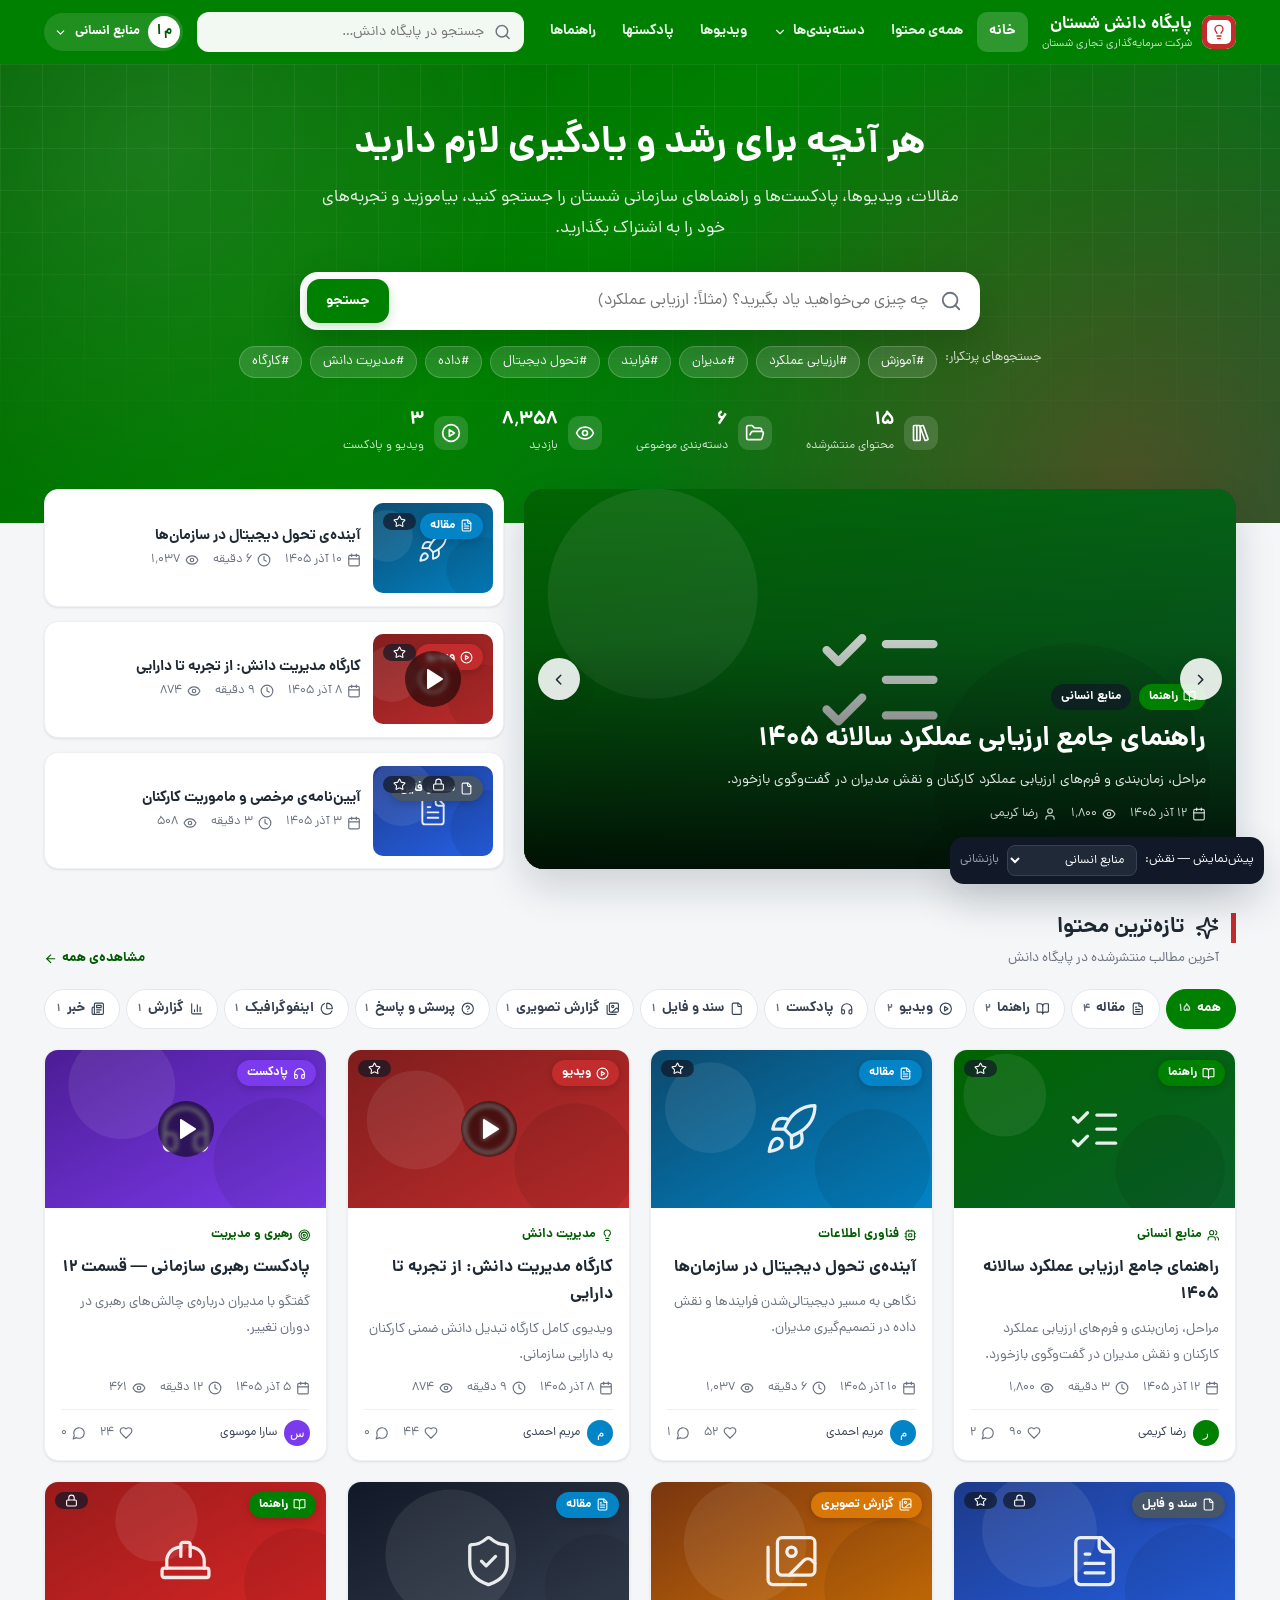
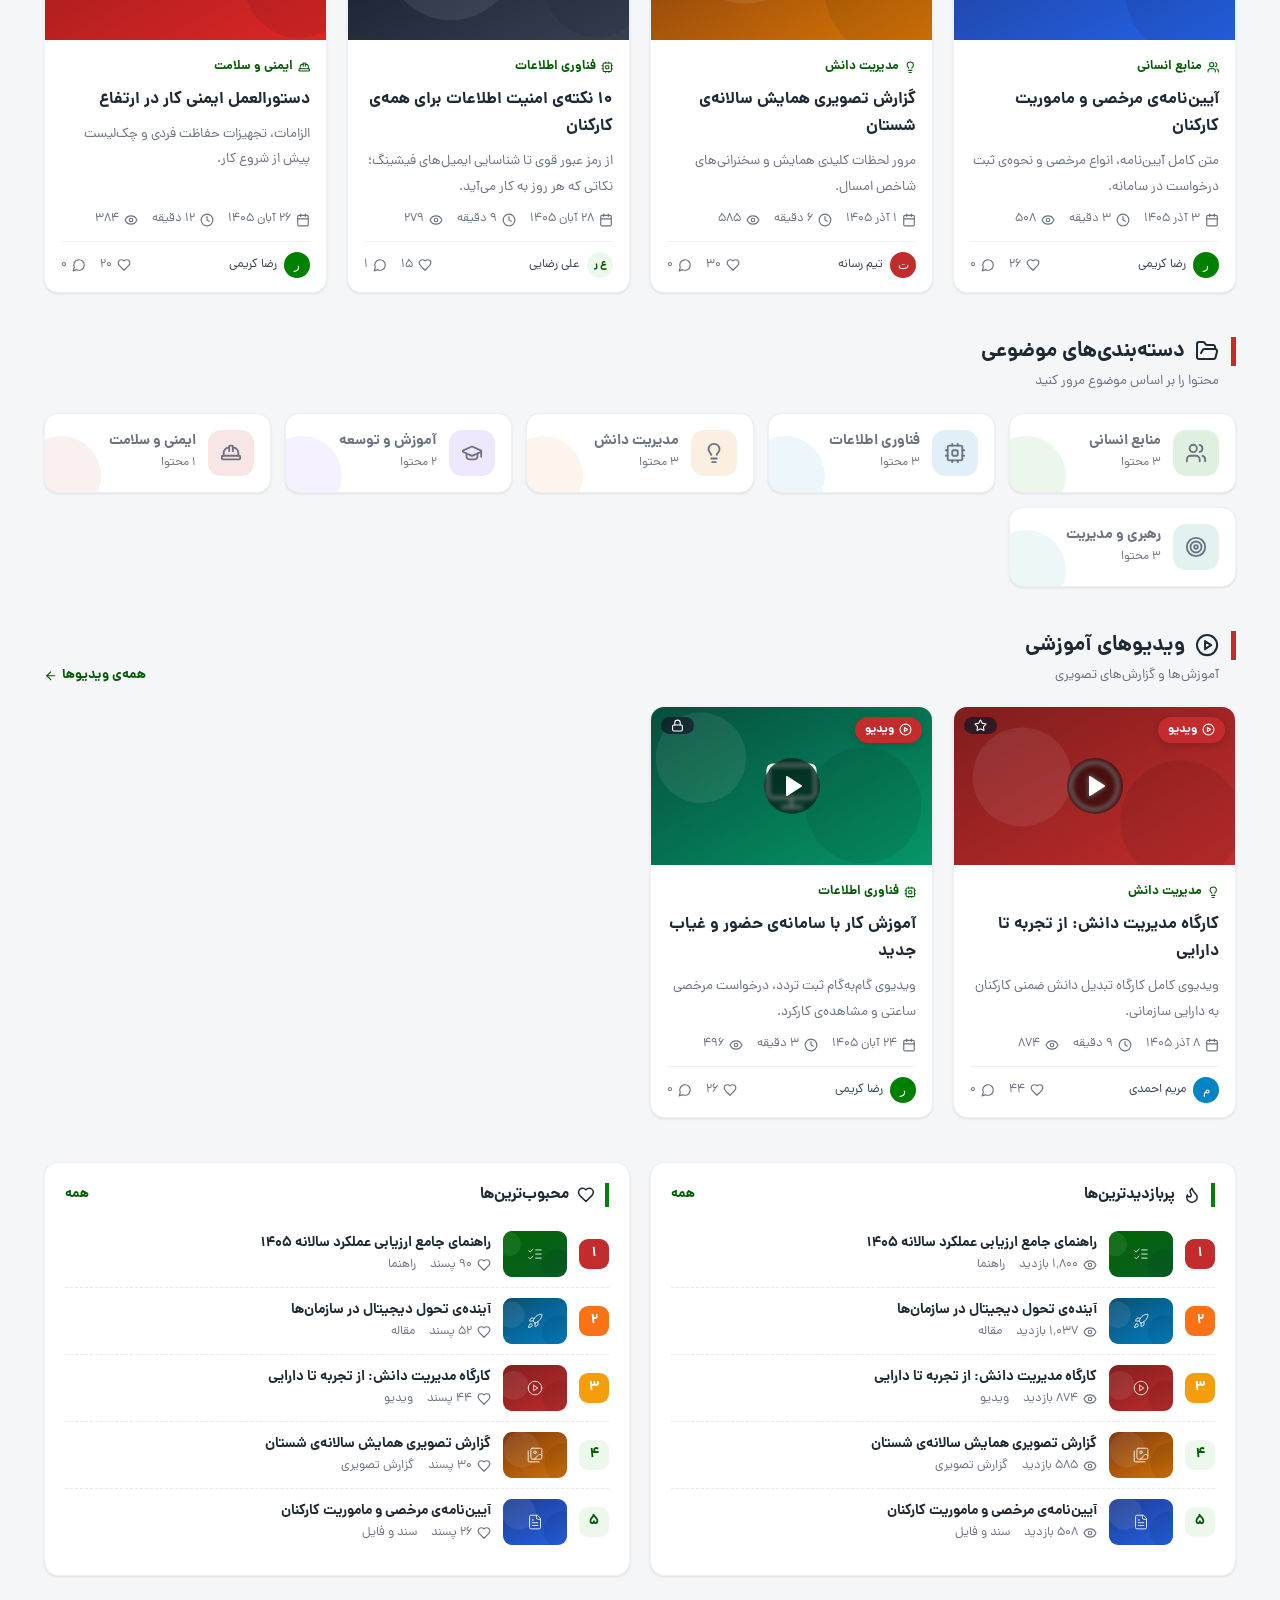
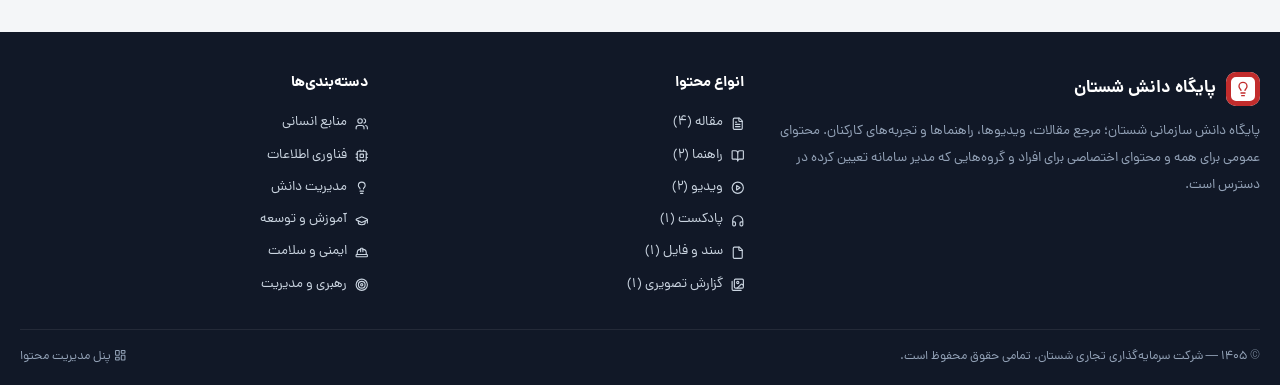
<file: preview/index.html>
<!DOCTYPE html>
<!-- پیش‌نمایش محلی (بدون شیرپوینت) — داده‌ها نمایشی‌اند و در localStorage مرورگر نگه‌داری می‌شوند.
     اجرا: node tools/serve.mjs  →  http://localhost:8080/preview/index.html -->
<html lang="fa" dir="rtl">
<head>
  <meta charset="utf-8">
  <meta name="viewport" content="width=device-width, initial-scale=1">
  <meta name="theme-color" content="#008000">
  <title>پایگاه دانش شستان</title>
  <link rel="icon" type="image/svg+xml" href="../sharepoint/KBAssets/img/logo-mark.svg">
  <link rel="stylesheet" href="../sharepoint/KBAssets/css/kb.css">
</head>
<body class="kb-body">
  <div id="kb-app">
    <a class="kb-sr kb-skip" href="#kb-main">پرش به محتوای اصلی</a>
    <div data-kb-slot="header"></div>
    <main id="kb-main" class="kb-main" tabindex="-1"><div data-kb-page="home"></div></main>
    <div data-kb-slot="footer"></div>
  </div>
  <script src="../sharepoint/KBAssets/js/kb-icons.js"></script>
  <script src="kb-mock.js"></script>
  <script src="../sharepoint/KBAssets/js/kb-core.js"></script>
  <script src="../sharepoint/KBAssets/js/kb-ui.js"></script>
  <script src="../sharepoint/KBAssets/js/kb-pages.js"></script>
</body>
</html>
</file>
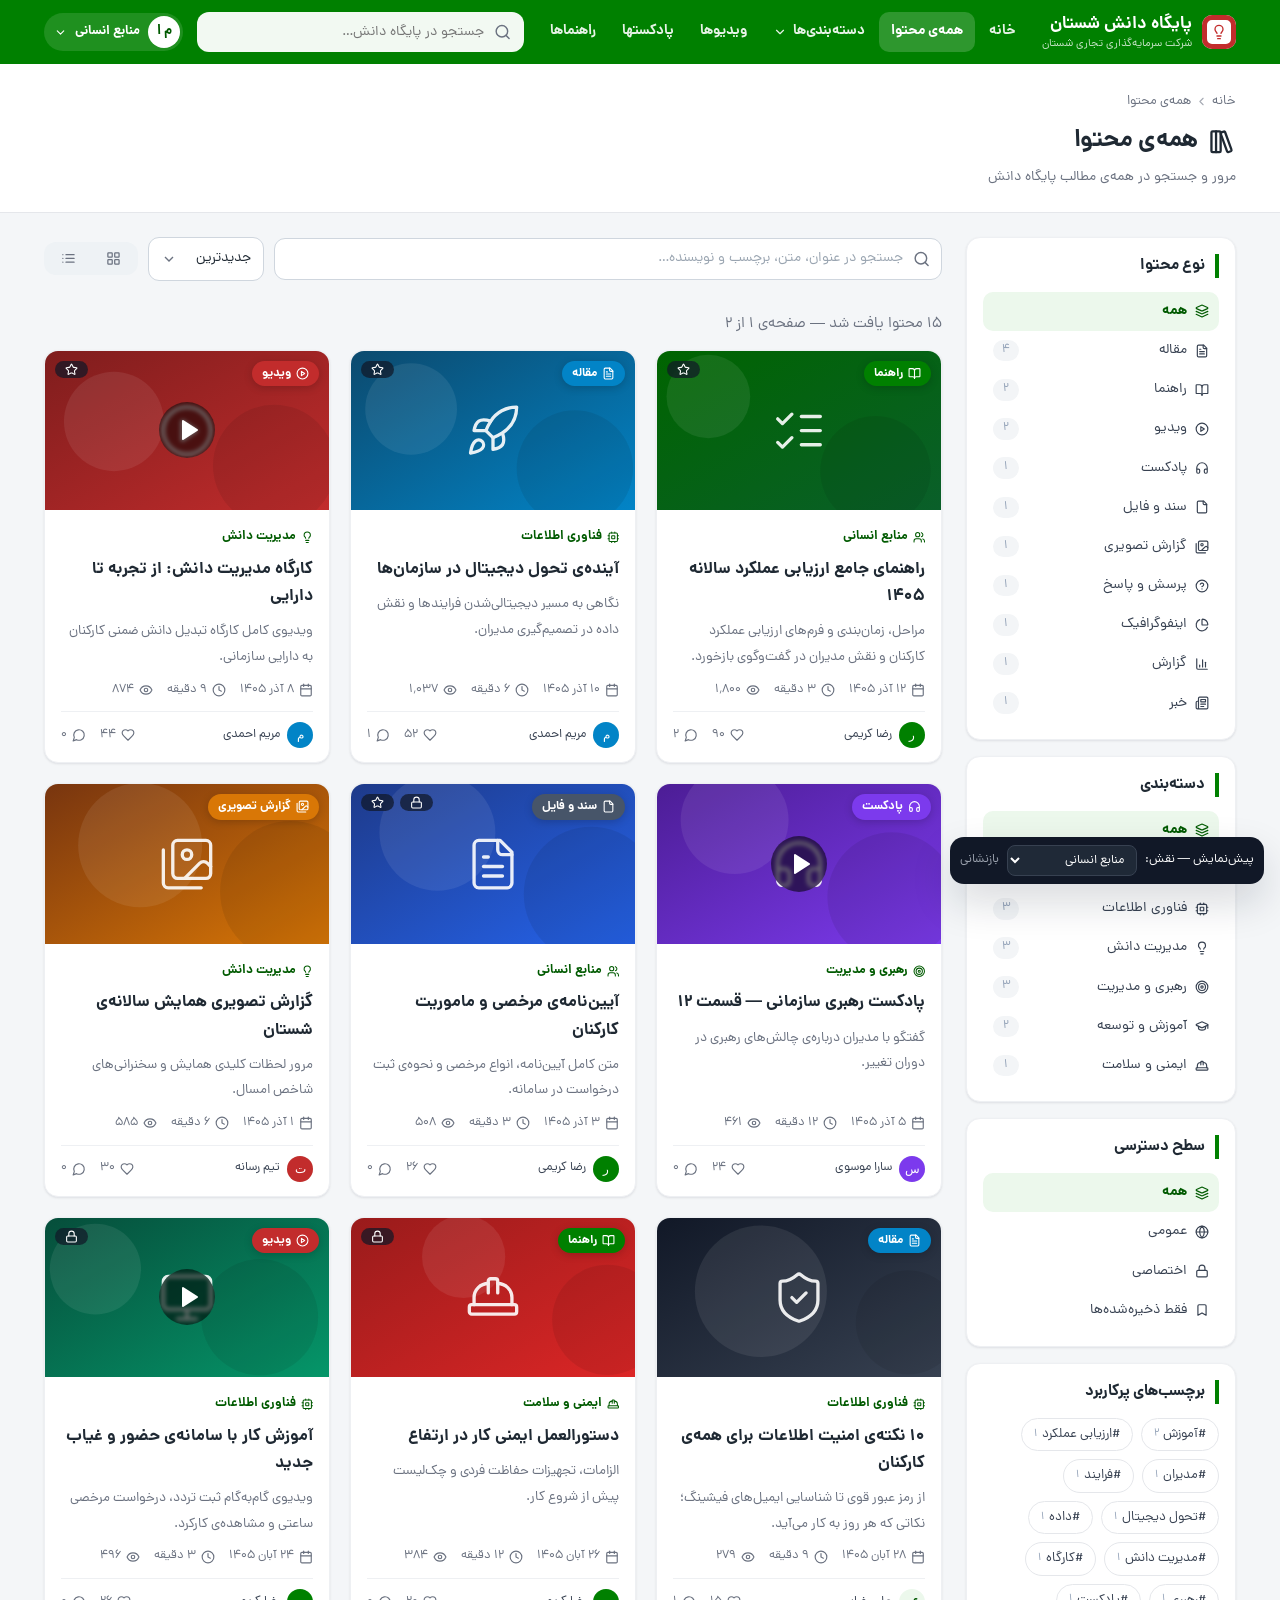
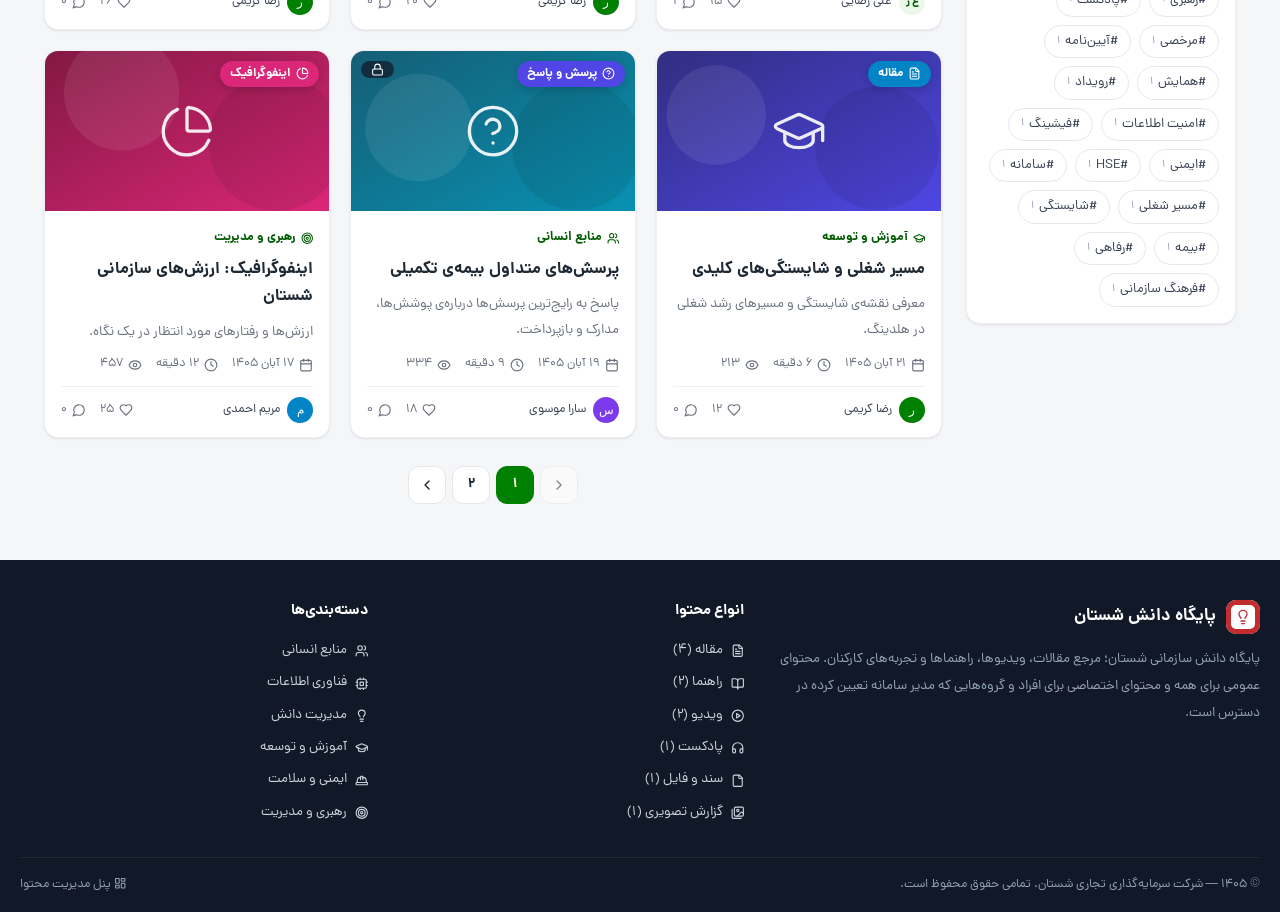
<file: preview/browse.html>
<!DOCTYPE html>
<!-- پیش‌نمایش محلی (بدون شیرپوینت) — داده‌ها نمایشی‌اند و در localStorage مرورگر نگه‌داری می‌شوند.
     اجرا: node tools/serve.mjs  →  http://localhost:8080/preview/browse.html -->
<html lang="fa" dir="rtl">
<head>
  <meta charset="utf-8">
  <meta name="viewport" content="width=device-width, initial-scale=1">
  <meta name="theme-color" content="#008000">
  <title>مرور محتوا</title>
  <link rel="icon" type="image/svg+xml" href="../sharepoint/KBAssets/img/logo-mark.svg">
  <link rel="stylesheet" href="../sharepoint/KBAssets/css/kb.css">
</head>
<body class="kb-body">
  <div id="kb-app">
    <a class="kb-sr kb-skip" href="#kb-main">پرش به محتوای اصلی</a>
    <div data-kb-slot="header"></div>
    <main id="kb-main" class="kb-main" tabindex="-1"><div data-kb-page="browse"></div></main>
    <div data-kb-slot="footer"></div>
  </div>
  <script src="../sharepoint/KBAssets/js/kb-icons.js"></script>
  <script src="kb-mock.js"></script>
  <script src="../sharepoint/KBAssets/js/kb-core.js"></script>
  <script src="../sharepoint/KBAssets/js/kb-ui.js"></script>
  <script src="../sharepoint/KBAssets/js/kb-pages.js"></script>
</body>
</html>
</file>
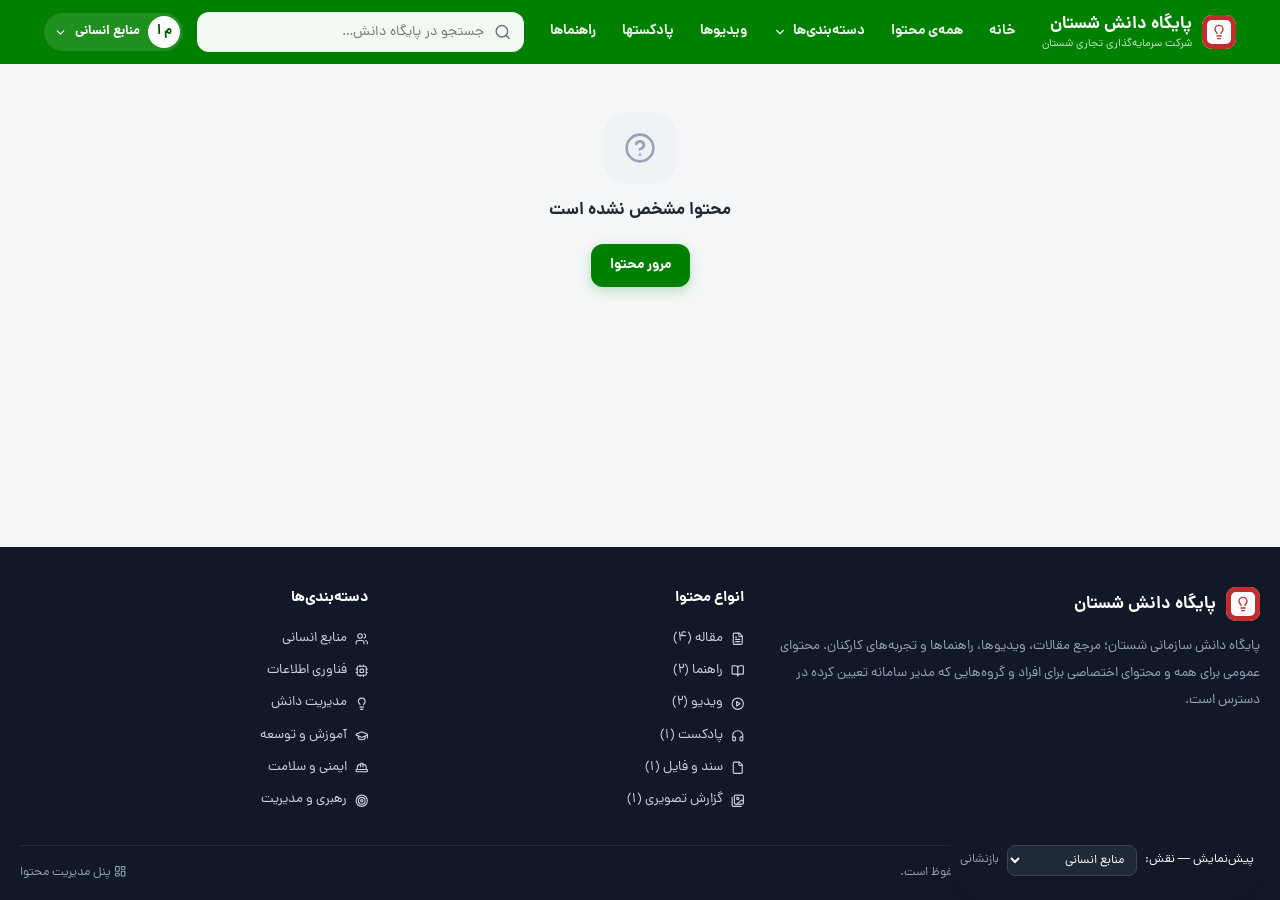
<file: preview/content.html>
<!DOCTYPE html>
<!-- پیش‌نمایش محلی (بدون شیرپوینت) — داده‌ها نمایشی‌اند و در localStorage مرورگر نگه‌داری می‌شوند.
     اجرا: node tools/serve.mjs  →  http://localhost:8080/preview/content.html -->
<html lang="fa" dir="rtl">
<head>
  <meta charset="utf-8">
  <meta name="viewport" content="width=device-width, initial-scale=1">
  <meta name="theme-color" content="#008000">
  <title>نمایش محتوا</title>
  <link rel="icon" type="image/svg+xml" href="../sharepoint/KBAssets/img/logo-mark.svg">
  <link rel="stylesheet" href="../sharepoint/KBAssets/css/kb.css">
</head>
<body class="kb-body">
  <div id="kb-app">
    <a class="kb-sr kb-skip" href="#kb-main">پرش به محتوای اصلی</a>
    <div data-kb-slot="header"></div>
    <main id="kb-main" class="kb-main" tabindex="-1"><div data-kb-page="content"></div></main>
    <div data-kb-slot="footer"></div>
  </div>
  <script src="../sharepoint/KBAssets/js/kb-icons.js"></script>
  <script src="kb-mock.js"></script>
  <script src="../sharepoint/KBAssets/js/kb-core.js"></script>
  <script src="../sharepoint/KBAssets/js/kb-ui.js"></script>
  <script src="../sharepoint/KBAssets/js/kb-pages.js"></script>
</body>
</html>
</file>
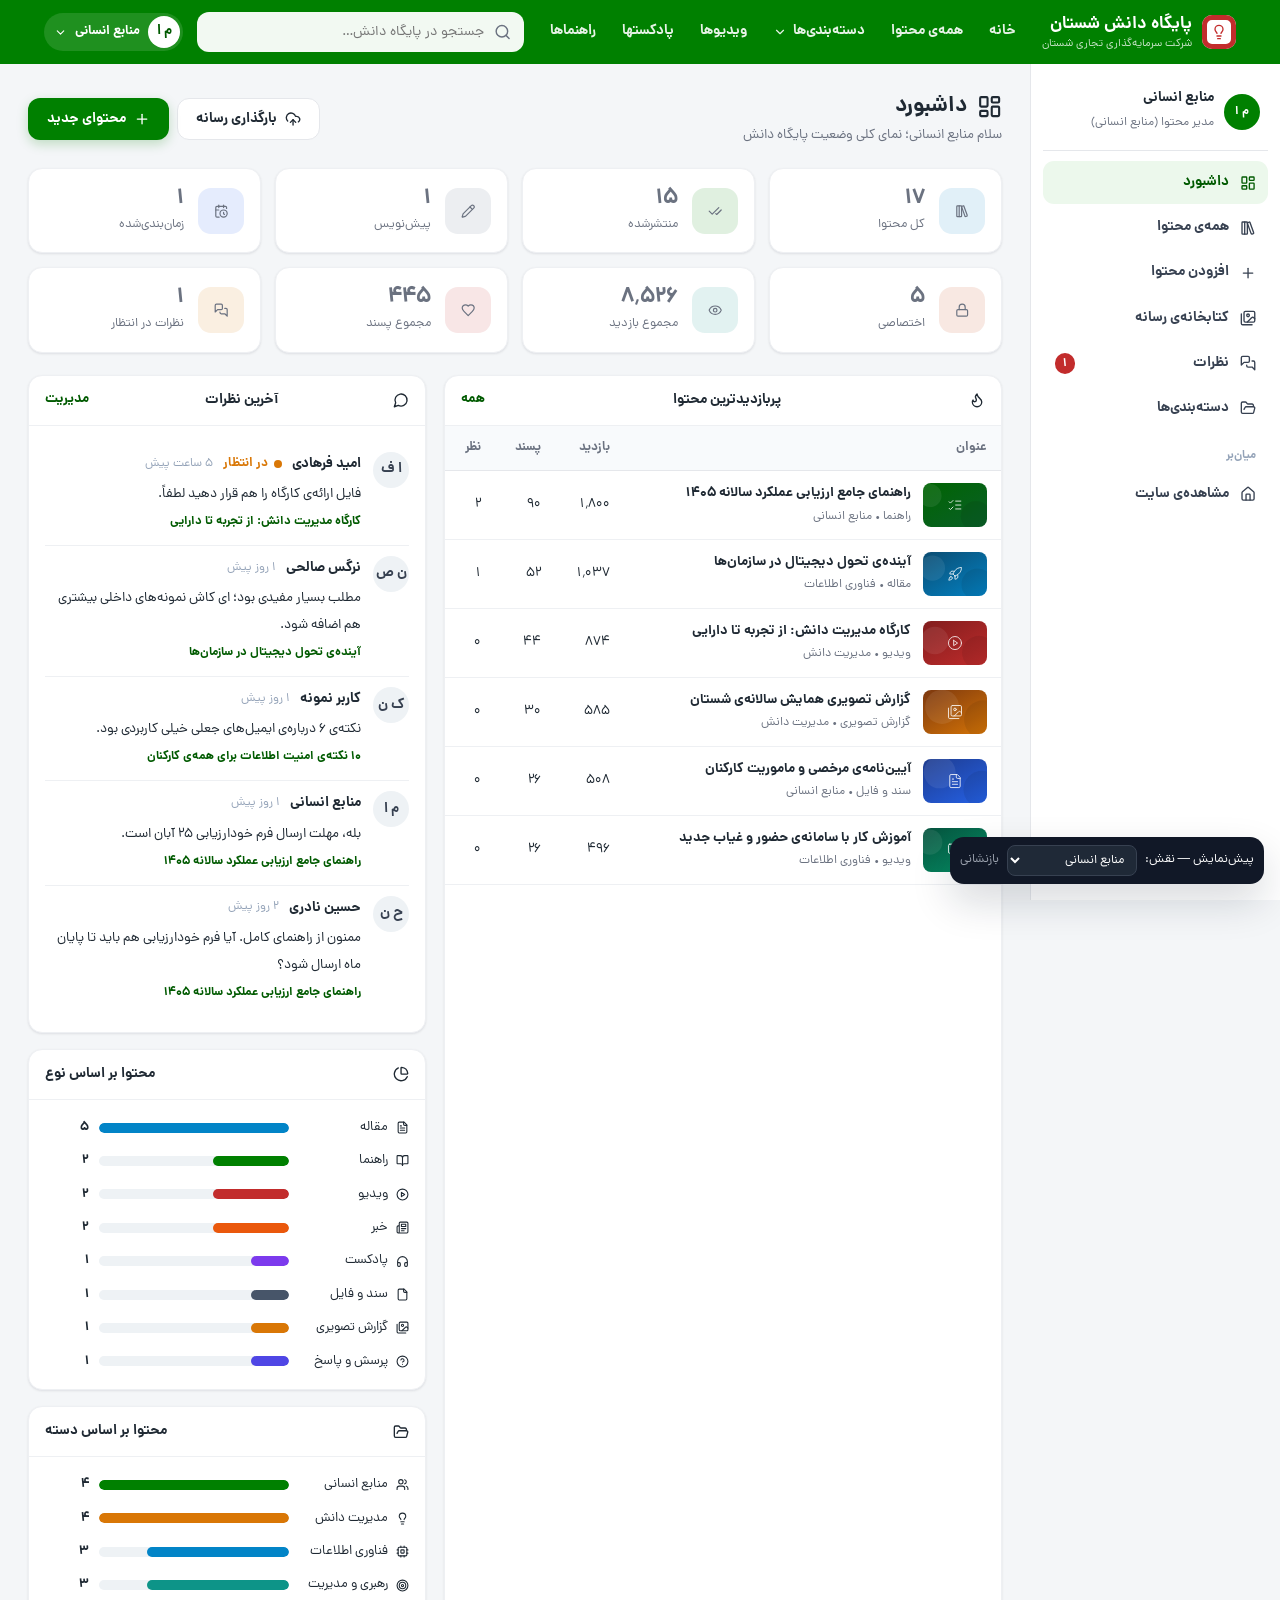
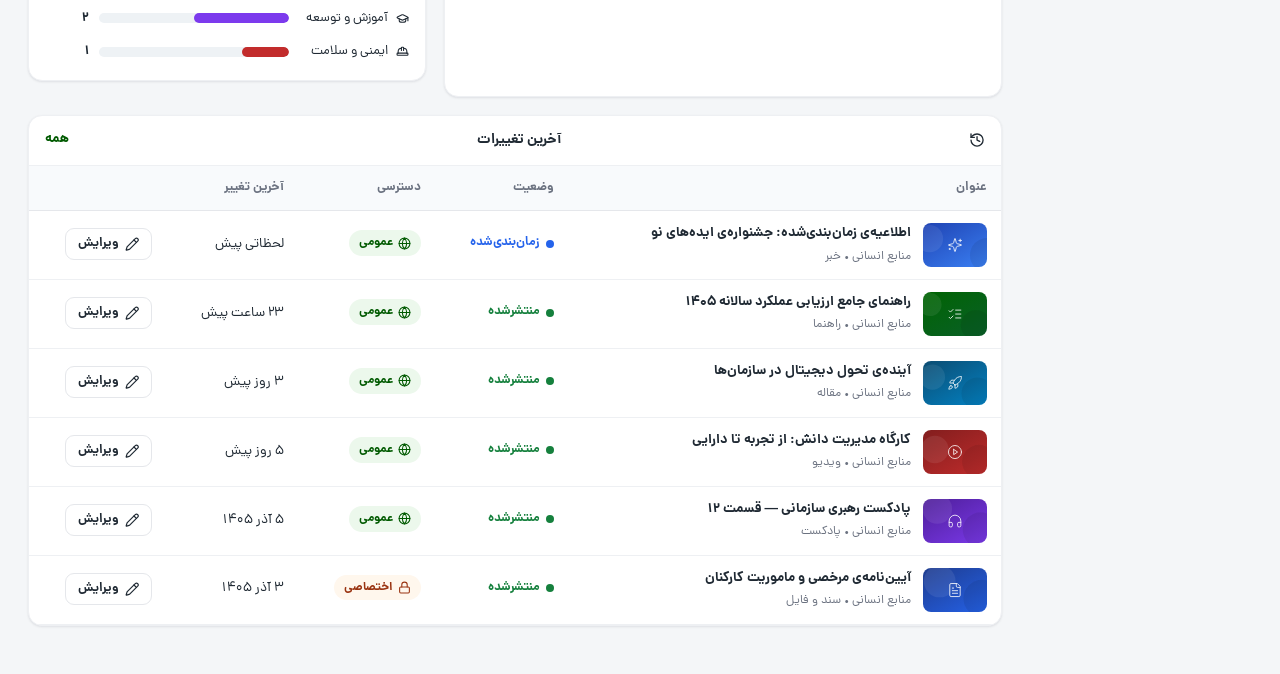
<file: preview/panel.html>
<!DOCTYPE html>
<!-- پیش‌نمایش محلی (بدون شیرپوینت) — داده‌ها نمایشی‌اند و در localStorage مرورگر نگه‌داری می‌شوند.
     اجرا: node tools/serve.mjs  →  http://localhost:8080/preview/panel.html -->
<html lang="fa" dir="rtl">
<head>
  <meta charset="utf-8">
  <meta name="viewport" content="width=device-width, initial-scale=1">
  <meta name="theme-color" content="#008000">
  <title>پنل مدیریت محتوا</title>
  <link rel="icon" type="image/svg+xml" href="../sharepoint/KBAssets/img/logo-mark.svg">
  <link rel="stylesheet" href="../sharepoint/KBAssets/css/kb.css">
</head>
<body class="kb-body">
  <div id="kb-app">
    <a class="kb-sr kb-skip" href="#kb-main">پرش به محتوای اصلی</a>
    <div data-kb-slot="header"></div>
    <main id="kb-main" class="kb-main" tabindex="-1"><div data-kb-page="panel"></div></main>
    <div data-kb-slot="footer"></div>
  </div>
  <script src="../sharepoint/KBAssets/js/kb-icons.js"></script>
  <script src="kb-mock.js"></script>
  <script src="../sharepoint/KBAssets/js/kb-core.js"></script>
  <script src="../sharepoint/KBAssets/js/kb-ui.js"></script>
  <script src="../sharepoint/KBAssets/js/kb-pages.js"></script>
  <script src="../sharepoint/KBAssets/js/kb-editor.js"></script>
  <script src="../sharepoint/KBAssets/js/kb-panel.js"></script>
</body>
</html>
</file>
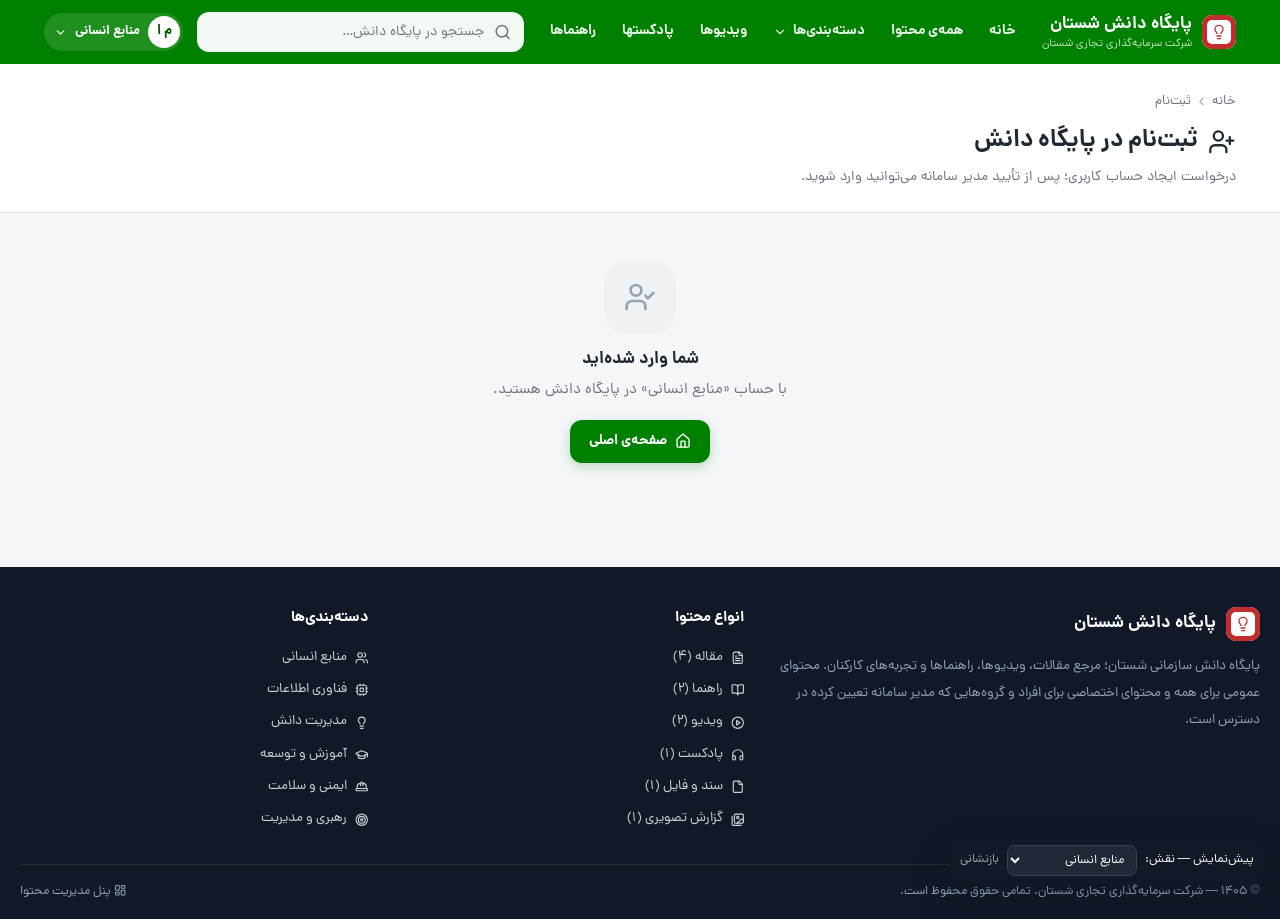
<file: preview/register.html>
<!DOCTYPE html>
<!-- پیش‌نمایش محلی (بدون شیرپوینت) — داده‌ها نمایشی‌اند و در localStorage مرورگر نگه‌داری می‌شوند.
     اجرا: node tools/serve.mjs  →  http://localhost:8080/preview/register.html -->
<html lang="fa" dir="rtl">
<head>
  <meta charset="utf-8">
  <meta name="viewport" content="width=device-width, initial-scale=1">
  <meta name="theme-color" content="#008000">
  <title>ثبت‌نام</title>
  <link rel="icon" type="image/svg+xml" href="../sharepoint/KBAssets/img/logo-mark.svg">
  <link rel="stylesheet" href="../sharepoint/KBAssets/css/kb.css">
</head>
<body class="kb-body">
  <div id="kb-app">
    <a class="kb-sr kb-skip" href="#kb-main">پرش به محتوای اصلی</a>
    <div data-kb-slot="header"></div>
    <main id="kb-main" class="kb-main" tabindex="-1"><div data-kb-page="register"></div></main>
    <div data-kb-slot="footer"></div>
  </div>
  <script src="../sharepoint/KBAssets/js/kb-icons.js"></script>
  <script src="kb-mock.js"></script>
  <script src="../sharepoint/KBAssets/js/kb-core.js"></script>
  <script src="../sharepoint/KBAssets/js/kb-ui.js"></script>
  <script src="../sharepoint/KBAssets/js/kb-pages.js"></script>
</body>
</html>
</file>
<file: sharepoint/KBAssets/css/kb.css>
/* =====================================================================
   پایگاه دانش شستان — قالب اصلی (SharePoint Server 2019)
   ---------------------------------------------------------------------
   قانون: همه‌ی قواعد با «#kb-app» شروع می‌شوند تا
     ۱) از CSS هسته‌ی شیرپوینت (corev15.css، بدون id) قوی‌تر باشند؛
     ۲) روی ریبون و صفحات سیستمی شیرپوینت اثری نگذارند.
   ریست‌های پایه با :where() نوشته شده‌اند (specificity = 1,0,0) تا از
   کلاس‌های کامپوننت (#kb-app .kb-x = 1,1,0) ضعیف‌تر بمانند.
   ===================================================================== */

@font-face { font-family: 'Dana'; src: url('../fonts/DanaFaNum-Regular.woff2') format('woff2'), url('../fonts/DanaFaNum-Regular.woff') format('woff'); font-weight: 400; font-display: swap; }
@font-face { font-family: 'Dana'; src: url('../fonts/DanaFaNum-Bold.woff2') format('woff2'), url('../fonts/DanaFaNum-Bold.woff') format('woff'); font-weight: 700; font-display: swap; }

/* ---------- صفحه ---------- */
html { -webkit-text-size-adjust: 100%; }
body.kb-body { margin: 0; background: #f4f6f8; }
/* شیرپوینت body را برای ریبون overflow:hidden می‌کند؛ صفحات پایگاه دانش اسکرول عادی دارند */
/* body نباید خودش ظرف اسکرول شود (در آن صورت هدر چسبان کار نمی‌کند)؛ اسکرول فقط روی viewport */
html:has(> body.kb-body) { overflow: auto !important; height: auto !important; }
body.kb-body { overflow: visible !important; height: auto !important; }
.kb-sp-form { margin: 0; }

#kb-app {
  --kb-brand: #008000; --kb-brand-600: #006e00; --kb-brand-700: #005a00; --kb-brand-800: #004400;
  --kb-brand-50: #ecf8ec; --kb-brand-100: #d3f0d3; --kb-brand-200: #a7e0a7;
  --kb-accent: #c22c2c; --kb-accent-700: #a12222; --kb-accent-50: #fdf2f2; --kb-accent-100: #fbe3e3;
  --kb-blue: #0284c7; --kb-blue-50: #f0f7ff;
  --kb-amber: #d97706; --kb-amber-50: #fffbeb;
  --kb-ink: #1f2933; --kb-ink-2: #374151; --kb-muted: #6b7280; --kb-soft: #94a3b8;
  --kb-line: #e5e7eb; --kb-line-2: #eef0f3; --kb-bg: #f4f6f8; --kb-card: #fff; --kb-dark: #111827;
  --kb-radius: 14px; --kb-radius-sm: 10px; --kb-radius-lg: 20px;
  --kb-shadow: 0 6px 20px rgba(0, 0, 0, .08);
  --kb-shadow-sm: 0 1px 3px rgba(15, 23, 42, .06), 0 1px 2px rgba(15, 23, 42, .04);
  --kb-shadow-lg: 0 18px 40px rgba(15, 23, 42, .16);
  --kb-header-h: 64px;
  font-family: 'Dana', Tahoma, 'Segoe UI', sans-serif;
  font-size: 15px; line-height: 1.8; color: var(--kb-ink); background: var(--kb-bg);
  direction: rtl; text-align: right; -webkit-font-smoothing: antialiased;
  min-height: 100vh; display: flex; flex-direction: column;
}
#kb-app *, #kb-app *::before, #kb-app *::after { box-sizing: border-box; }
#kb-app :where(h1, h2, h3, h4, h5, h6, p, ul, ol, figure, blockquote, dl, dd, pre) { margin: 0; }
#kb-app :where(h1, h2, h3, h4, h5, h6) { font-family: inherit; font-weight: 700; line-height: 1.55; color: inherit; font-size: inherit; }
#kb-app :where(ul, ol) { list-style: none; padding: 0; }
#kb-app :where(a, a:link, a:visited, a:hover, a:active) { color: inherit; text-decoration: none; }
#kb-app :where(img, svg, video, audio, iframe) { display: block; max-width: 100%; border: 0; }
#kb-app :where(button, input, select, textarea) {
  font: inherit; color: inherit; margin: 0; padding: 0; background: transparent; border: 0; line-height: inherit;
  min-width: 0; min-height: 0; box-shadow: none; border-radius: 0; letter-spacing: normal;
}
#kb-app :where(button) { cursor: pointer; }
#kb-app :where(button:disabled) { cursor: not-allowed; opacity: .55; }
#kb-app :where(table) { border-collapse: collapse; }
#kb-app [hidden] { display: none !important; }
#kb-app :where(:focus-visible) { outline: 3px solid rgba(2, 132, 199, .45); outline-offset: 2px; border-radius: 6px; }
#kb-app ::selection { background: var(--kb-brand-100); }
#kb-app .kb-sr { position: absolute !important; width: 1px; height: 1px; overflow: hidden; clip: rect(0 0 0 0); white-space: nowrap; }
#kb-app .kb-skip:focus { position: fixed; top: 8px; right: 8px; z-index: 200; width: auto; height: auto; clip: auto; background: #fff; padding: 8px 16px; border-radius: 10px; font-weight: 700; }

#kb-app .kb-ico { width: 1.15em; height: 1.15em; flex-shrink: 0; display: inline-block; vertical-align: -0.2em; }
#kb-app .kb-ico-sm { width: 1em; height: 1em; }
#kb-app .kb-ico-lg { width: 1.5em; height: 1.5em; }
#kb-app .kb-spin { animation: kb-spin 1s linear infinite; }
@keyframes kb-spin { to { transform: rotate(360deg); } }

#kb-app .kb-container { width: 100%; max-width: 1240px; margin: 0 auto; padding: 0 16px; }
@media (min-width: 768px) { #kb-app .kb-container { padding: 0 24px; } }
#kb-app .kb-main { flex: 1; outline: none; }

/* ---------- دکمه‌ها ---------- */
#kb-app .kb-btn {
  display: inline-flex; align-items: center; justify-content: center; gap: 8px; white-space: nowrap;
  padding: 9px 18px; border-radius: 12px; font-size: 14px; font-weight: 700; line-height: 1.6;
  transition: background .15s, color .15s, border-color .15s, box-shadow .15s, transform .15s;
  border: 1px solid transparent; cursor: pointer; text-decoration: none;
}
#kb-app .kb-btn:active { transform: translateY(1px); }
#kb-app .kb-btn-sm { padding: 5px 12px; font-size: 12.5px; border-radius: 9px; gap: 6px; }
#kb-app .kb-btn-lg { padding: 12px 26px; font-size: 16px; }
#kb-app .kb-btn-icon { padding: 0; width: 38px; height: 38px; border-radius: 11px; }
#kb-app .kb-btn-icon.kb-btn-sm { width: 30px; height: 30px; border-radius: 8px; }
#kb-app .kb-btn-brand { background: var(--kb-brand); color: #fff; box-shadow: 0 4px 12px rgba(0, 128, 0, .22); }
#kb-app .kb-btn-brand:hover { background: var(--kb-brand-600); color: #fff; }
#kb-app .kb-btn-accent { background: var(--kb-accent); color: #fff; box-shadow: 0 4px 12px rgba(194, 44, 44, .22); }
#kb-app .kb-btn-accent:hover { background: var(--kb-accent-700); color: #fff; }
#kb-app .kb-btn-ghost { background: #fff; color: var(--kb-ink); border-color: var(--kb-line); }
#kb-app .kb-btn-ghost:hover { border-color: #cbd5e1; background: #f8fafc; }
#kb-app .kb-btn-soft { background: #eef2f5; color: var(--kb-ink); }
#kb-app .kb-btn-soft:hover { background: #e2e8f0; }
#kb-app .kb-btn-light { background: rgba(255, 255, 255, .16); color: #fff; border-color: rgba(255, 255, 255, .25); }
#kb-app .kb-btn-light:hover { background: rgba(255, 255, 255, .26); color: #fff; }
#kb-app .kb-btn-white { background: #fff; color: var(--kb-brand-700); }
#kb-app .kb-btn-white:hover { background: var(--kb-brand-50); }
#kb-app .kb-btn-danger { background: #fff; color: var(--kb-accent); border-color: var(--kb-accent-100); }
#kb-app .kb-btn-danger:hover { background: var(--kb-accent-50); }
#kb-app .kb-btn-link { padding: 0; color: var(--kb-blue); font-weight: 700; border: 0; background: none; }
#kb-app .kb-btn-link:hover { text-decoration: underline; }
#kb-app .kb-btn.is-active { background: var(--kb-accent-50); color: var(--kb-accent); border-color: var(--kb-accent-100); }
#kb-app .kb-btn.is-on-brand { background: var(--kb-brand-50); color: var(--kb-brand-700); border-color: var(--kb-brand-100); }
#kb-app .kb-btn[disabled], #kb-app .kb-btn.is-busy { opacity: .6; pointer-events: none; }

/* ---------- فرم ---------- */
#kb-app .kb-label { display: block; font-size: 13px; font-weight: 700; margin-bottom: 6px; color: var(--kb-ink); }
#kb-app .kb-label small { font-weight: 400; color: var(--kb-muted); }
#kb-app .kb-hint { display: block; font-size: 12px; color: var(--kb-muted); margin-top: 5px; line-height: 1.7; }
#kb-app .kb-input, #kb-app .kb-select, #kb-app .kb-textarea {
  display: block; width: 100%; background: #fff; border: 1px solid #cfd6de; border-radius: 11px;
  padding: 9px 12px; font-size: 14px; color: var(--kb-ink); transition: border-color .15s, box-shadow .15s; line-height: 1.7;
}
#kb-app .kb-input::placeholder, #kb-app .kb-textarea::placeholder { color: #9aa5b1; }
#kb-app .kb-input:focus, #kb-app .kb-select:focus, #kb-app .kb-textarea:focus { outline: none; border-color: var(--kb-brand); box-shadow: 0 0 0 4px rgba(0, 128, 0, .12); }
#kb-app .kb-input[aria-invalid="true"], #kb-app .kb-textarea[aria-invalid="true"] { border-color: var(--kb-accent); box-shadow: 0 0 0 4px rgba(194, 44, 44, .1); }
#kb-app .kb-textarea { min-height: 96px; resize: vertical; }
#kb-app .kb-select { appearance: none; -webkit-appearance: none; padding-left: 34px; cursor: pointer;
  background-image: url("data:image/svg+xml,%3Csvg xmlns='http://www.w3.org/2000/svg' width='16' height='16' viewBox='0 0 24 24' fill='none' stroke='%236b7280' stroke-width='2'%3E%3Cpath d='m6 9 6 6 6-6'/%3E%3C/svg%3E");
  background-repeat: no-repeat; background-position: left 12px center; }
#kb-app .kb-input-ltr { direction: ltr; text-align: left; }
#kb-app .kb-field { margin-bottom: 16px; }
#kb-app .kb-error { display: block; color: var(--kb-accent); font-size: 12px; font-weight: 700; margin-top: 5px; }
#kb-app .kb-check { display: inline-flex; align-items: center; gap: 8px; cursor: pointer; font-size: 14px; user-select: none; }
#kb-app .kb-check input { width: 18px; height: 18px; accent-color: var(--kb-brand); cursor: pointer; appearance: auto; -webkit-appearance: auto; }
#kb-app .kb-switch { position: relative; display: inline-flex; align-items: center; gap: 10px; cursor: pointer; font-size: 14px; }
#kb-app .kb-switch input { position: absolute; opacity: 0; width: 1px; height: 1px; }
#kb-app .kb-switch-track { width: 40px; height: 22px; border-radius: 22px; background: #cbd5e1; position: relative; transition: background .2s; flex-shrink: 0; }
#kb-app .kb-switch-track::after { content: ''; position: absolute; top: 3px; right: 3px; width: 16px; height: 16px; border-radius: 50%; background: #fff; box-shadow: 0 1px 3px rgba(0,0,0,.25); transition: right .2s; }
#kb-app .kb-switch input:checked + .kb-switch-track { background: var(--kb-brand); }
#kb-app .kb-switch input:checked + .kb-switch-track::after { right: 21px; }
#kb-app .kb-switch input:focus-visible + .kb-switch-track { outline: 3px solid rgba(2, 132, 199, .45); outline-offset: 2px; }
#kb-app .kb-segment { display: inline-flex; background: #eef2f5; padding: 3px; border-radius: 12px; gap: 2px; }
#kb-app .kb-segment button { padding: 6px 14px; border-radius: 9px; font-size: 13px; font-weight: 700; color: var(--kb-muted); display: inline-flex; align-items: center; gap: 6px; }
#kb-app .kb-segment button[aria-pressed="true"] { background: #fff; color: var(--kb-ink); box-shadow: var(--kb-shadow-sm); }

/* ---------- برچسب‌ها ---------- */
#kb-app .kb-badge { display: inline-flex; align-items: center; gap: 5px; padding: 2px 10px; border-radius: 999px; font-size: 12px; font-weight: 700; line-height: 1.8; white-space: nowrap; background: #eef2f5; color: var(--kb-ink-2); }
#kb-app .kb-badge .kb-ico { width: 13px; height: 13px; }
#kb-app .kb-badge-brand { background: var(--kb-brand-50); color: var(--kb-brand-700); }
#kb-app .kb-badge-accent { background: var(--kb-accent-50); color: var(--kb-accent-700); }
#kb-app .kb-badge-amber { background: var(--kb-amber-50); color: #92400e; }
#kb-app .kb-badge-blue { background: var(--kb-blue-50); color: #075985; }
#kb-app .kb-badge-dark { background: rgba(17, 24, 39, .72); color: #fff; backdrop-filter: blur(4px); }
#kb-app .kb-badge-private { background: #fff7ed; color: #9a3412; }
#kb-app .kb-tag { display: inline-flex; align-items: center; gap: 4px; padding: 4px 12px; border-radius: 999px; background: #fff; border: 1px solid var(--kb-line); font-size: 13px; color: var(--kb-ink-2); transition: all .15s; }
#kb-app .kb-tag:hover, #kb-app .kb-tag.is-active { border-color: var(--kb-brand); color: var(--kb-brand-700); background: var(--kb-brand-50); }
#kb-app .kb-tag .kb-tag-count { color: var(--kb-soft); font-size: 11px; }
#kb-app .kb-type { --t: var(--kb-brand); display: inline-flex; align-items: center; gap: 5px; padding: 2px 10px; border-radius: 999px; font-size: 12px; font-weight: 700; line-height: 1.8; color: #fff; background: var(--t); white-space: nowrap; }
#kb-app .kb-type .kb-ico { width: 13px; height: 13px; }
#kb-app .kb-type-soft { color: var(--t); background: #f1f5f9; background: color-mix(in srgb, var(--t) 12%, #fff); }

/* ---------- هدر ---------- */
/* هدر داخل جای‌گاه [data-kb-slot] رندر می‌شود؛ خود جای‌گاه چسبان است تا هدر هنگام اسکرول بالا بماند */
#kb-app [data-kb-slot="header"] { position: sticky; top: 0; z-index: 60; }
#kb-app .kb-header { position: relative; background: var(--kb-brand); color: #fff; transition: box-shadow .2s; }
#kb-app .kb-header.is-scrolled { box-shadow: 0 8px 24px rgba(0, 40, 0, .25); }
#kb-app .kb-header-inner { display: flex; align-items: center; gap: 14px; height: var(--kb-header-h); }
#kb-app .kb-logo { display: flex; align-items: center; gap: 10px; font-weight: 700; font-size: 17px; white-space: nowrap; color: #fff; }
#kb-app .kb-logo-mark { width: 34px; height: 34px; border-radius: 10px; background: #fff; box-shadow: inset 0 0 0 5px var(--kb-accent); display: grid; place-items: center; color: var(--kb-accent); flex-shrink: 0; }
#kb-app .kb-logo-mark .kb-ico { width: 16px; height: 16px; }
#kb-app .kb-logo small { display: block; font-size: 11px; font-weight: 400; opacity: .8; line-height: 1.3; }
#kb-app .kb-logo b { display: block; line-height: 1.4; }
#kb-app .kb-nav { display: none; align-items: center; gap: 2px; }
#kb-app .kb-nav-link { display: inline-flex; align-items: center; gap: 6px; padding: 7px 12px; border-radius: 10px; font-size: 14px; font-weight: 700; color: rgba(255, 255, 255, .9); white-space: nowrap; transition: background .15s; position: relative; }
#kb-app .kb-nav-link:hover, #kb-app .kb-nav-link[aria-expanded="true"] { background: rgba(255, 255, 255, .12); color: #fff; }
#kb-app .kb-nav-link.is-active { background: rgba(255, 255, 255, .18); color: #fff; }
#kb-app .kb-nav-item { position: relative; }
#kb-app .kb-header-search { position: relative; flex: 1; max-width: 440px; margin-right: auto; }
#kb-app .kb-header-search input { width: 100%; height: 40px; border-radius: 12px; background: rgba(255, 255, 255, .95); color: var(--kb-ink); padding: 0 40px 0 14px; font-size: 14px; }
#kb-app .kb-header-search input:focus { outline: none; box-shadow: 0 0 0 4px rgba(255, 255, 255, .3); background: #fff; }
#kb-app .kb-header-search > .kb-ico { position: absolute; right: 13px; top: 50%; transform: translateY(-50%); color: var(--kb-muted); pointer-events: none; }
#kb-app .kb-header-actions { display: flex; align-items: center; gap: 8px; }
#kb-app .kb-header .kb-btn-icon { color: #fff; background: rgba(255, 255, 255, .12); }
#kb-app .kb-header .kb-btn-icon:hover { background: rgba(255, 255, 255, .22); }
#kb-app .kb-avatar { width: 36px; height: 36px; border-radius: 50%; background: #fff; color: var(--kb-brand-700); display: grid; place-items: center; font-weight: 700; font-size: 14px; flex-shrink: 0; overflow: hidden; }
#kb-app .kb-avatar img { width: 100%; height: 100%; object-fit: cover; }
#kb-app .kb-user-btn { display: flex; align-items: center; gap: 8px; padding: 3px 3px 3px 10px; border-radius: 999px; background: rgba(255, 255, 255, .12); color: #fff; font-size: 13px; font-weight: 700; }
#kb-app .kb-user-btn:hover { background: rgba(255, 255, 255, .22); }
#kb-app .kb-user-btn .kb-avatar { width: 32px; height: 32px; }
#kb-app .kb-user-name { max-width: 140px; overflow: hidden; text-overflow: ellipsis; white-space: nowrap; }
#kb-app .kb-menu-toggle { display: inline-flex; }
#kb-app .kb-search-toggle { display: inline-flex; }
@media (min-width: 1100px) {
  #kb-app .kb-nav { display: flex; }
  #kb-app .kb-menu-toggle { display: none; }
}
@media (max-width: 859px) {
  #kb-app .kb-header-search { display: none; }
  #kb-app .kb-header-search.is-open { display: block; position: absolute; top: var(--kb-header-h); right: 0; left: 0; max-width: none; padding: 10px 16px 14px; background: var(--kb-brand-700); margin: 0; }
  #kb-app .kb-header-search.is-open > .kb-ico { right: 29px; top: 30px; transform: none; }
  #kb-app .kb-user-name { display: none; }
  #kb-app .kb-user-btn { padding: 3px; }
  #kb-app .kb-header-actions { margin-right: auto; }
  #kb-app .kb-logo small { display: none; }
}
@media (min-width: 860px) { #kb-app .kb-search-toggle { display: none; } }
@media (max-width: 480px) {
  #kb-app .kb-header-inner { gap: 8px; }
  #kb-app .kb-logo { font-size: 15px; gap: 8px; }
  #kb-app .kb-logo-mark { width: 30px; height: 30px; }
  #kb-app .kb-hide-sm { display: none; }
  #kb-app .kb-header .kb-btn-sm { padding: 7px 9px; }
}

/* منوهای کشویی */
#kb-app .kb-dropdown { position: absolute; top: calc(100% + 8px); right: 0; min-width: 240px; background: #fff; color: var(--kb-ink); border-radius: 16px; box-shadow: var(--kb-shadow-lg); border: 1px solid var(--kb-line); padding: 8px; z-index: 70; animation: kb-pop .15s ease-out; }
#kb-app .kb-dropdown-end { right: auto; left: 0; }
#kb-app .kb-dropdown-item { display: flex; align-items: center; gap: 10px; width: 100%; padding: 9px 12px; border-radius: 10px; font-size: 14px; text-align: right; color: var(--kb-ink); }
#kb-app .kb-dropdown-item:hover, #kb-app .kb-dropdown-item.is-focus { background: #f3f5f7; }
#kb-app .kb-dropdown-item .kb-ico { color: var(--kb-muted); }
#kb-app .kb-dropdown-sep { height: 1px; background: var(--kb-line); margin: 6px 4px; }
#kb-app .kb-dropdown-head { padding: 8px 12px 10px; border-bottom: 1px solid var(--kb-line); margin-bottom: 6px; }
#kb-app .kb-dropdown-head b { display: block; font-size: 14px; }
#kb-app .kb-dropdown-head span { font-size: 12px; color: var(--kb-muted); }
#kb-app .kb-mega { width: min(640px, 92vw); display: grid; grid-template-columns: repeat(2, 1fr); gap: 4px; padding: 10px; }
#kb-app .kb-mega-item { display: flex; gap: 12px; align-items: center; padding: 10px; border-radius: 12px; }
#kb-app .kb-mega-item:hover { background: #f3f5f7; }
#kb-app .kb-mega-item b { display: block; font-size: 14px; line-height: 1.5; }
#kb-app .kb-mega-item span { font-size: 12px; color: var(--kb-muted); }
@keyframes kb-pop { from { opacity: 0; transform: translateY(-4px); } to { opacity: 1; transform: none; } }

/* پیشنهادهای جستجو */
#kb-app .kb-suggest { position: absolute; top: calc(100% + 6px); right: 0; left: 0; background: #fff; color: var(--kb-ink); border-radius: 14px; box-shadow: var(--kb-shadow-lg); border: 1px solid var(--kb-line); padding: 6px; z-index: 80; max-height: 70vh; overflow: auto; }
#kb-app .kb-suggest-item { display: flex; align-items: center; gap: 10px; padding: 8px 10px; border-radius: 10px; font-size: 14px; }
#kb-app .kb-suggest-item:hover, #kb-app .kb-suggest-item.is-focus { background: #f3f5f7; }
#kb-app .kb-suggest-item img, #kb-app .kb-suggest-thumb { width: 44px; height: 32px; border-radius: 7px; object-fit: cover; flex-shrink: 0; background: #e5e7eb; }
#kb-app .kb-suggest-item small { display: block; color: var(--kb-muted); font-size: 11.5px; }
#kb-app .kb-suggest-all { display: flex; justify-content: center; align-items: center; gap: 6px; padding: 9px; font-size: 13px; font-weight: 700; color: var(--kb-brand-700); border-top: 1px solid var(--kb-line); margin-top: 4px; }
#kb-app mark { background: #fef08a; color: inherit; padding: 0 1px; border-radius: 3px; }

/* منوی موبایل */
#kb-app .kb-drawer-backdrop { position: fixed; inset: 0; background: rgba(15, 23, 42, .45); z-index: 90; animation: kb-fade .2s; }
#kb-app .kb-drawer { position: fixed; top: 0; bottom: 0; right: 0; width: min(320px, 86vw); background: #fff; z-index: 91; display: flex; flex-direction: column; box-shadow: var(--kb-shadow-lg); animation: kb-slide-in .22s ease-out; }
#kb-app .kb-drawer-head { display: flex; align-items: center; justify-content: space-between; padding: 14px 16px; background: var(--kb-brand); color: #fff; }
#kb-app .kb-drawer-body { padding: 10px; overflow: auto; flex: 1; }
#kb-app .kb-drawer-link { display: flex; align-items: center; gap: 12px; padding: 11px 12px; border-radius: 12px; font-weight: 700; font-size: 15px; }
#kb-app .kb-drawer-link:hover, #kb-app .kb-drawer-link.is-active { background: var(--kb-brand-50); color: var(--kb-brand-700); }
#kb-app .kb-drawer-title { font-size: 12px; color: var(--kb-muted); font-weight: 700; padding: 12px 12px 4px; }
@keyframes kb-fade { from { opacity: 0; } to { opacity: 1; } }
@keyframes kb-slide-in { from { transform: translateX(100%); } to { transform: none; } }

/* ---------- فوتر ---------- */
#kb-app .kb-footer { background: var(--kb-dark); color: #cbd5e1; margin-top: 56px; }
#kb-app .kb-footer-grid { display: grid; gap: 28px; padding: 40px 0 28px; grid-template-columns: 1fr; }
@media (min-width: 768px) { #kb-app .kb-footer-grid { grid-template-columns: 1.4fr 1fr 1fr; } }
#kb-app .kb-footer h4 { color: #fff; font-size: 15px; margin-bottom: 12px; }
#kb-app .kb-footer p { font-size: 13.5px; line-height: 2; color: #94a3b8; }
#kb-app .kb-footer-links a { display: flex; align-items: center; gap: 8px; padding: 4px 0; font-size: 13.5px; color: #cbd5e1; }
#kb-app .kb-footer-links a:hover { color: #fff; }
#kb-app .kb-footer-bottom { border-top: 1px solid rgba(255, 255, 255, .08); padding: 16px 0; font-size: 12.5px; color: #94a3b8; display: flex; flex-wrap: wrap; gap: 8px; justify-content: space-between; }
#kb-app .kb-footer .kb-logo { color: #fff; margin-bottom: 12px; }

/* ---------- عمومی ---------- */
#kb-app .kb-card { background: var(--kb-card); border-radius: var(--kb-radius); box-shadow: var(--kb-shadow-sm); border: 1px solid var(--kb-line-2); }
#kb-app .kb-card-pad { padding: 20px; }
#kb-app .kb-section { padding-top: 44px; }
#kb-app .kb-section-head { display: flex; align-items: flex-end; justify-content: space-between; gap: 12px; margin-bottom: 18px; flex-wrap: wrap; }
#kb-app .kb-section-title { font-size: 21px; font-weight: 700; display: flex; align-items: center; gap: 10px; border-right: 5px solid var(--kb-accent); padding-right: 12px; line-height: 1.4; }
#kb-app .kb-section-sub { font-size: 13.5px; color: var(--kb-muted); margin-top: 4px; padding-right: 17px; }
#kb-app .kb-more { display: inline-flex; align-items: center; gap: 4px; font-size: 13.5px; font-weight: 700; color: var(--kb-brand-700); }
#kb-app .kb-more:hover { color: var(--kb-accent); }
#kb-app .kb-box-title { font-size: 15.5px; font-weight: 700; border-right: 4px solid var(--kb-brand); padding-right: 10px; margin-bottom: 14px; display: flex; align-items: center; justify-content: space-between; gap: 8px; }
#kb-app .kb-muted { color: var(--kb-muted); }
#kb-app .kb-clamp-2 { display: -webkit-box; -webkit-line-clamp: 2; -webkit-box-orient: vertical; overflow: hidden; }
#kb-app .kb-clamp-3 { display: -webkit-box; -webkit-line-clamp: 3; -webkit-box-orient: vertical; overflow: hidden; }
#kb-app .kb-row { display: flex; align-items: center; gap: 8px; }
#kb-app .kb-grow { flex: 1; min-width: 0; }
#kb-app .kb-wrap { flex-wrap: wrap; }
#kb-app .kb-sep-dot::before { content: '•'; margin: 0 6px; color: var(--kb-soft); }

/* ---------- Hero ---------- */
#kb-app .kb-hero { position: relative; color: #fff; overflow: hidden;
  background: radial-gradient(circle at 12% 18%, rgba(255, 255, 255, .10) 0, transparent 32%), radial-gradient(circle at 88% 90%, rgba(194, 44, 44, .35) 0, transparent 40%), linear-gradient(135deg, #006400 0%, #008000 45%, #0a5f2a 100%); }
#kb-app .kb-hero::before { content: ''; position: absolute; inset: 0; background-image: linear-gradient(rgba(255,255,255,.06) 1px, transparent 1px), linear-gradient(90deg, rgba(255,255,255,.06) 1px, transparent 1px); background-size: 42px 42px; -webkit-mask-image: linear-gradient(to bottom, #000 20%, transparent 90%); mask-image: linear-gradient(to bottom, #000 20%, transparent 90%); }
#kb-app .kb-hero-inner { position: relative; padding: 52px 0 64px; text-align: center; }
#kb-app .kb-hero h1 { font-size: clamp(24px, 4vw, 38px); line-height: 1.5; }
#kb-app .kb-hero p { font-size: clamp(14px, 1.6vw, 17px); opacity: .9; margin: 10px auto 0; max-width: 640px; }
#kb-app .kb-hero-search { position: relative; max-width: 680px; margin: 28px auto 0; }
#kb-app .kb-hero-search input { width: 100%; height: 58px; border-radius: 18px; background: #fff; color: var(--kb-ink); padding: 0 52px 0 150px; font-size: 16px; box-shadow: 0 16px 40px rgba(0, 0, 0, .18); }
#kb-app .kb-hero-search input:focus { outline: none; box-shadow: 0 16px 40px rgba(0,0,0,.18), 0 0 0 5px rgba(255,255,255,.3); }
#kb-app .kb-hero-search > .kb-ico { position: absolute; right: 18px; top: 50%; transform: translateY(-50%); color: var(--kb-muted); width: 22px; height: 22px; pointer-events: none; }
#kb-app .kb-hero-search .kb-btn { position: absolute; left: 7px; top: 7px; bottom: 7px; border-radius: 13px; }
#kb-app .kb-hero-search .kb-suggest { text-align: right; }
#kb-app .kb-hero-tags { display: flex; flex-wrap: wrap; justify-content: center; gap: 8px; margin-top: 16px; font-size: 13px; }
#kb-app .kb-hero-tags a { padding: 3px 12px; border-radius: 999px; background: rgba(255, 255, 255, .14); border: 1px solid rgba(255, 255, 255, .2); color: #fff; }
#kb-app .kb-hero-tags a:hover { background: rgba(255, 255, 255, .26); }
#kb-app .kb-hero-stats { display: flex; justify-content: center; flex-wrap: wrap; gap: 10px 34px; margin-top: 30px; }
#kb-app .kb-hero-stat { display: flex; align-items: center; gap: 10px; text-align: right; }
#kb-app .kb-hero-stat .kb-ico { width: 34px; height: 34px; padding: 7px; border-radius: 11px; background: rgba(255,255,255,.14); }
#kb-app .kb-hero-stat b { display: block; font-size: 19px; line-height: 1.3; }
#kb-app .kb-hero-stat span { font-size: 12px; opacity: .8; }
@media (max-width: 600px) {
  #kb-app .kb-hero-search input { padding-left: 14px; height: 52px; }
  #kb-app .kb-hero-search .kb-btn { display: none; }
}

/* ---------- کارت محتوا ---------- */
#kb-app .kb-grid { display: grid; gap: 20px; grid-template-columns: repeat(auto-fill, minmax(260px, 1fr)); }
#kb-app .kb-grid-3 { grid-template-columns: repeat(auto-fill, minmax(280px, 1fr)); }
#kb-app .kb-post { background: #fff; border-radius: var(--kb-radius); box-shadow: var(--kb-shadow-sm); border: 1px solid var(--kb-line-2); overflow: hidden; display: flex; flex-direction: column; transition: transform .25s, box-shadow .25s; position: relative; }
#kb-app .kb-post:hover { transform: translateY(-5px); box-shadow: 0 14px 30px rgba(15, 23, 42, .12); }
#kb-app .kb-thumb { position: relative; display: block; aspect-ratio: 16 / 9; background: #dfe5ea center / cover no-repeat; overflow: hidden; }
#kb-app .kb-thumb img { width: 100%; height: 100%; object-fit: cover; transition: transform .5s; }
#kb-app .kb-post:hover .kb-thumb img { transform: scale(1.04); }
#kb-app .kb-thumb-ph { width: 100%; height: 100%; display: grid; place-items: center; color: rgba(255, 255, 255, .92); background: var(--t, #008000); background: linear-gradient(135deg, var(--t, #008000), color-mix(in srgb, var(--t, #008000) 55%, #0f172a)); }
#kb-app .kb-thumb-ph .kb-ico { width: 44px; height: 44px; opacity: .85; }
#kb-app .kb-thumb .kb-type { position: absolute; top: 10px; right: 10px; box-shadow: 0 2px 8px rgba(0,0,0,.18); }
#kb-app .kb-thumb .kb-thumb-flags { position: absolute; top: 10px; left: 10px; display: flex; gap: 6px; }
#kb-app .kb-play { position: absolute; inset: 0; margin: auto; width: 56px; height: 56px; border-radius: 50%; background: rgba(0, 0, 0, .55); color: #fff; display: grid; place-items: center; transition: transform .2s, background .2s; backdrop-filter: blur(2px); }
#kb-app .kb-play .kb-ico { width: 24px; height: 24px; margin-right: -3px; fill: currentColor; }
#kb-app .kb-thumb:hover .kb-play { transform: scale(1.1); background: var(--kb-accent); }
#kb-app .kb-duration { position: absolute; bottom: 8px; left: 8px; }
#kb-app .kb-post-body { padding: 16px 16px 14px; display: flex; flex-direction: column; gap: 8px; flex: 1; }
#kb-app .kb-post-cat { font-size: 12.5px; font-weight: 700; color: var(--kb-brand-700); display: inline-flex; align-items: center; gap: 5px; }
#kb-app .kb-post-cat:hover { color: var(--kb-accent); }
#kb-app .kb-post h3 { font-size: 16.5px; line-height: 1.65; }
#kb-app .kb-post h3 a:hover { color: var(--kb-brand-700); }
#kb-app .kb-post p { font-size: 13.5px; color: var(--kb-muted); line-height: 1.9; flex: 1; }
#kb-app .kb-meta { display: flex; flex-wrap: wrap; align-items: center; gap: 6px 14px; font-size: 12.5px; color: var(--kb-muted); }
#kb-app .kb-meta span { display: inline-flex; align-items: center; gap: 5px; }
#kb-app .kb-meta .kb-ico { width: 14px; height: 14px; }
#kb-app .kb-post-foot { border-top: 1px solid var(--kb-line-2); padding-top: 10px; margin-top: 2px; justify-content: space-between; }
#kb-app .kb-author-mini { display: inline-flex; align-items: center; gap: 7px; font-size: 12.5px; color: var(--kb-ink-2); min-width: 0; }
#kb-app .kb-author-mini img, #kb-app .kb-author-mini .kb-avatar { width: 26px; height: 26px; border-radius: 50%; object-fit: cover; font-size: 11px; background: var(--kb-brand-50); color: var(--kb-brand-700); }
#kb-app .kb-author-mini span { overflow: hidden; text-overflow: ellipsis; white-space: nowrap; }
#kb-app .kb-post-stretch::after { content: ''; position: absolute; inset: 0; z-index: 1; }
#kb-app .kb-post a.kb-post-cat, #kb-app .kb-post .kb-z { position: relative; z-index: 2; }

/* کارت افقی (فهرست) */
#kb-app .kb-list { display: flex; flex-direction: column; gap: 14px; }
#kb-app .kb-list .kb-post { flex-direction: row; }
#kb-app .kb-list .kb-thumb { width: 260px; flex-shrink: 0; aspect-ratio: auto; min-height: 150px; }
@media (max-width: 640px) {
  #kb-app .kb-list .kb-post { flex-direction: column; }
  #kb-app .kb-list .kb-thumb { width: 100%; aspect-ratio: 16 / 9; min-height: 0; }
}

/* ردیف فشرده (پربازدیدترین) */
#kb-app .kb-rank { display: flex; flex-direction: column; }
#kb-app .kb-rank-item { display: flex; align-items: center; gap: 12px; padding: 10px 0; border-bottom: 1px dashed var(--kb-line); }
#kb-app .kb-rank-item:last-child { border-bottom: 0; }
#kb-app .kb-rank-num { width: 30px; height: 30px; border-radius: 9px; background: var(--kb-brand-50); color: var(--kb-brand-700); display: grid; place-items: center; font-weight: 700; font-size: 14px; flex-shrink: 0; }
#kb-app .kb-rank-item:nth-child(1) .kb-rank-num { background: var(--kb-accent); color: #fff; }
#kb-app .kb-rank-item:nth-child(2) .kb-rank-num { background: #f97316; color: #fff; }
#kb-app .kb-rank-item:nth-child(3) .kb-rank-num { background: #f59e0b; color: #fff; }
#kb-app .kb-rank-thumb { width: 64px; height: 46px; border-radius: 9px; overflow: hidden; flex-shrink: 0; }
#kb-app .kb-rank-thumb img, #kb-app .kb-rank-thumb .kb-thumb-ph { width: 100%; height: 100%; object-fit: cover; }
#kb-app .kb-rank-thumb .kb-thumb-ph .kb-ico { width: 20px; height: 20px; }
#kb-app .kb-rank-item a.kb-rank-title { font-size: 14px; font-weight: 700; line-height: 1.6; }
#kb-app .kb-rank-item a.kb-rank-title:hover { color: var(--kb-brand-700); }

/* ---------- بخش ویژه ---------- */
#kb-app .kb-featured { display: grid; gap: 20px; grid-template-columns: 1fr; margin-top: -34px; position: relative; z-index: 2; }
@media (min-width: 960px) { #kb-app .kb-featured { grid-template-columns: 1.55fr 1fr; } }
#kb-app .kb-slider { position: relative; border-radius: var(--kb-radius-lg); overflow: hidden; box-shadow: var(--kb-shadow-lg); background: #1f2933; min-height: 340px; }
#kb-app .kb-slides { display: flex; height: 100%; transition: transform .6s cubic-bezier(.2, .7, .2, 1); }
#kb-app .kb-slide { min-width: 100%; position: relative; display: flex; align-items: flex-end; min-height: 380px; color: #fff; background: #334155 center / cover no-repeat; }
#kb-app .kb-slide > img, #kb-app .kb-slide > .kb-thumb-ph { position: absolute; inset: 0; width: 100%; height: 100%; object-fit: cover; }
#kb-app .kb-slide::after { content: ''; position: absolute; inset: 0; background: linear-gradient(to top, rgba(0, 0, 0, .82), rgba(0, 0, 0, .15) 60%, transparent); }
#kb-app .kb-slide-cap { position: relative; z-index: 2; padding: 28px 30px 44px; max-width: 760px; }
#kb-app .kb-slide-cap h2 { font-size: clamp(19px, 2.6vw, 27px); line-height: 1.55; margin: 10px 0 6px; }
#kb-app .kb-slide-cap p { font-size: 14px; opacity: .88; }
#kb-app .kb-slide-cap .kb-meta { color: rgba(255,255,255,.8); margin-top: 10px; }
#kb-app .kb-slider-nav { position: absolute; top: 50%; transform: translateY(-50%); z-index: 3; width: 42px; height: 42px; border-radius: 50%; background: rgba(255, 255, 255, .88); color: var(--kb-ink); display: grid; place-items: center; box-shadow: var(--kb-shadow); }
#kb-app .kb-slider-nav:hover { background: #fff; }
#kb-app .kb-slider-nav.prev { right: 14px; }
#kb-app .kb-slider-nav.next { left: 14px; }
#kb-app .kb-dots { position: absolute; bottom: 16px; right: 30px; display: flex; gap: 7px; z-index: 3; }
#kb-app .kb-dot { width: 9px; height: 9px; border-radius: 9px; background: rgba(255, 255, 255, .45); transition: width .3s, background .3s; }
#kb-app .kb-dot.is-active { width: 26px; background: #fff; }
#kb-app .kb-feat-side { display: grid; gap: 14px; grid-template-rows: repeat(3, 1fr); }
#kb-app .kb-feat-mini { display: flex; gap: 12px; background: #fff; border-radius: var(--kb-radius); padding: 10px; box-shadow: var(--kb-shadow-sm); border: 1px solid var(--kb-line-2); align-items: center; transition: transform .2s, box-shadow .2s; position: relative; }
#kb-app .kb-feat-mini:hover { transform: translateX(-4px); box-shadow: var(--kb-shadow); }
#kb-app .kb-feat-mini .kb-thumb { width: 120px; flex-shrink: 0; border-radius: 10px; aspect-ratio: 4/3; }
#kb-app .kb-feat-mini h3 { font-size: 14.5px; line-height: 1.65; }

/* ---------- دسته‌بندی ---------- */
#kb-app .kb-cats { display: grid; gap: 14px; grid-template-columns: repeat(auto-fill, minmax(190px, 1fr)); }
#kb-app .kb-cat { --c: #008000; display: flex; align-items: center; gap: 12px; padding: 16px; background: #fff; border-radius: var(--kb-radius); border: 1px solid var(--kb-line-2); box-shadow: var(--kb-shadow-sm); transition: all .2s; position: relative; overflow: hidden; }
#kb-app .kb-cat::after { content: ''; position: absolute; left: -24px; bottom: -24px; width: 80px; height: 80px; border-radius: 50%; background: var(--c); opacity: .07; transition: transform .3s; }
#kb-app .kb-cat:hover { border-color: var(--c); transform: translateY(-3px); box-shadow: var(--kb-shadow); }
#kb-app .kb-cat:hover::after { transform: scale(1.6); }
#kb-app .kb-cat-icon { width: 46px; height: 46px; border-radius: 13px; display: grid; place-items: center; background: #f1f5f9; background: color-mix(in srgb, var(--c) 12%, #fff); color: var(--c); flex-shrink: 0; }
#kb-app .kb-cat-icon .kb-ico { width: 22px; height: 22px; }
#kb-app .kb-cat b { display: block; font-size: 14.5px; line-height: 1.5; }
#kb-app .kb-cat span { font-size: 12px; color: var(--kb-muted); }

/* تب نوع محتوا */
#kb-app .kb-tabs { display: flex; gap: 6px; overflow-x: auto; padding-bottom: 4px; scrollbar-width: thin; }
#kb-app .kb-tab { display: inline-flex; align-items: center; gap: 6px; padding: 7px 14px; border-radius: 999px; font-size: 13.5px; font-weight: 700; background: #fff; border: 1px solid var(--kb-line); color: var(--kb-ink-2); white-space: nowrap; transition: all .15s; }
#kb-app .kb-tab:hover { border-color: var(--kb-brand-200); }
#kb-app .kb-tab[aria-selected="true"] { background: var(--kb-brand); color: #fff; border-color: var(--kb-brand); }
#kb-app .kb-tab small { font-size: 11px; opacity: .75; }

/* فراخوان ورود */
#kb-app .kb-cta { display: flex; align-items: center; gap: 20px; padding: 26px 28px; border-radius: var(--kb-radius-lg); color: #fff; flex-wrap: wrap;
  background: linear-gradient(120deg, #7f1d1d 0%, var(--kb-accent) 45%, #b45309 100%); box-shadow: var(--kb-shadow); position: relative; overflow: hidden; }
#kb-app .kb-cta::after { content: ''; position: absolute; left: -40px; top: -60px; width: 220px; height: 220px; border-radius: 50%; background: rgba(255,255,255,.08); }
#kb-app .kb-cta-icon { width: 58px; height: 58px; border-radius: 16px; background: rgba(255, 255, 255, .16); display: grid; place-items: center; flex-shrink: 0; }
#kb-app .kb-cta-icon .kb-ico { width: 28px; height: 28px; }
#kb-app .kb-cta h3 { font-size: 19px; }
#kb-app .kb-cta p { font-size: 14px; opacity: .9; }

/* ---------- صفحه‌ی مرور ---------- */
#kb-app .kb-page-head { background: #fff; border-bottom: 1px solid var(--kb-line); padding: 26px 0 22px; }
#kb-app .kb-page-head h1 { font-size: 24px; display: flex; align-items: center; gap: 10px; }
#kb-app .kb-page-head p { color: var(--kb-muted); font-size: 14px; margin-top: 4px; }
#kb-app .kb-breadcrumb { display: flex; flex-wrap: wrap; align-items: center; gap: 4px; font-size: 13px; color: var(--kb-muted); margin-bottom: 10px; }
#kb-app .kb-breadcrumb a:hover { color: var(--kb-brand-700); }
#kb-app .kb-breadcrumb .kb-ico { width: 13px; height: 13px; opacity: .6; }
#kb-app .kb-browse { display: grid; gap: 24px; grid-template-columns: 1fr; padding-top: 24px; }
@media (min-width: 1000px) { #kb-app .kb-browse { grid-template-columns: 270px 1fr; } }
#kb-app .kb-filters .kb-card { padding: 16px; margin-bottom: 16px; }
#kb-app .kb-filter-list button, #kb-app .kb-filter-list a { display: flex; align-items: center; justify-content: space-between; gap: 8px; width: 100%; padding: 7px 10px; border-radius: 10px; font-size: 14px; text-align: right; color: var(--kb-ink-2); }
#kb-app .kb-filter-list button:hover, #kb-app .kb-filter-list a:hover { background: #f3f5f7; }
#kb-app .kb-filter-list .is-active { background: var(--kb-brand-50); color: var(--kb-brand-700); font-weight: 700; }
#kb-app .kb-filter-list .kb-count { font-size: 12px; color: var(--kb-soft); background: #f3f5f7; border-radius: 999px; padding: 0 8px; min-width: 26px; text-align: center; }
#kb-app .kb-filter-list .is-active .kb-count { background: #fff; color: var(--kb-brand-700); }
#kb-app .kb-filter-list span.kb-row { gap: 8px; }
#kb-app .kb-toolbar { display: flex; align-items: center; gap: 10px; flex-wrap: wrap; margin-bottom: 16px; }
#kb-app .kb-toolbar .kb-result-count { font-size: 14px; color: var(--kb-muted); }
#kb-app .kb-toolbar .kb-result-count b { color: var(--kb-ink); }
#kb-app .kb-toolbar-search { position: relative; flex: 1; min-width: 220px; }
#kb-app .kb-toolbar-search input { padding-right: 38px; height: 42px; }
#kb-app .kb-toolbar-search .kb-ico { position: absolute; right: 12px; top: 50%; transform: translateY(-50%); color: var(--kb-muted); pointer-events: none; }
#kb-app .kb-active-filters { display: flex; flex-wrap: wrap; gap: 6px; margin-bottom: 14px; }
#kb-app .kb-chip-x { display: inline-flex; align-items: center; gap: 6px; padding: 3px 6px 3px 12px; border-radius: 999px; background: var(--kb-brand-50); color: var(--kb-brand-700); font-size: 13px; font-weight: 700; }
#kb-app .kb-chip-x button { width: 20px; height: 20px; border-radius: 50%; display: grid; place-items: center; }
#kb-app .kb-chip-x button:hover { background: rgba(0, 128, 0, .15); }
#kb-app .kb-filters-toggle { display: inline-flex; }
@media (min-width: 1000px) { #kb-app .kb-filters-toggle { display: none; } }
@media (max-width: 999px) {
  #kb-app .kb-filters { display: none; }
  #kb-app .kb-filters.is-open { display: block; position: fixed; inset: 0; z-index: 95; background: var(--kb-bg); overflow: auto; padding: 16px; }
}
#kb-app .kb-filters-close { display: none; }
@media (max-width: 999px) { #kb-app .kb-filters.is-open .kb-filters-close { display: flex; } }

/* صفحه‌بندی */
#kb-app .kb-pager { display: flex; justify-content: center; align-items: center; gap: 6px; margin-top: 28px; flex-wrap: wrap; }
#kb-app .kb-pager button, #kb-app .kb-pager span { min-width: 38px; height: 38px; padding: 0 10px; border-radius: 11px; background: #fff; border: 1px solid var(--kb-line); font-size: 14px; font-weight: 700; display: inline-flex; align-items: center; justify-content: center; }
#kb-app .kb-pager button:hover { border-color: var(--kb-brand); color: var(--kb-brand-700); }
#kb-app .kb-pager button[aria-current="page"] { background: var(--kb-brand); color: #fff; border-color: var(--kb-brand); }
#kb-app .kb-pager span { border: 0; background: none; }

/* ---------- وضعیت خالی / خطا / اسکلت ---------- */
#kb-app .kb-empty { text-align: center; padding: 48px 20px; color: var(--kb-muted); }
#kb-app .kb-empty-icon { width: 72px; height: 72px; margin: 0 auto 14px; border-radius: 22px; background: #eef2f5; display: grid; place-items: center; color: var(--kb-soft); }
#kb-app .kb-empty-icon .kb-ico { width: 32px; height: 32px; }
#kb-app .kb-empty h3 { color: var(--kb-ink); font-size: 17px; margin-bottom: 4px; }
#kb-app .kb-empty .kb-btn { margin-top: 16px; }
#kb-app .kb-skel { background: linear-gradient(90deg, #e8ecf0 25%, #f3f5f7 50%, #e8ecf0 75%); background-size: 200% 100%; animation: kb-shimmer 1.3s infinite; border-radius: 8px; }
@keyframes kb-shimmer { from { background-position: 200% 0; } to { background-position: -200% 0; } }
#kb-app .kb-skel-card { height: 330px; border-radius: var(--kb-radius); }
#kb-app .kb-skel-line { height: 14px; margin: 8px 0; }
#kb-app .kb-alert { display: flex; gap: 10px; align-items: flex-start; padding: 12px 14px; border-radius: 12px; font-size: 14px; background: var(--kb-blue-50); color: #075985; border: 1px solid #bae6fd; }
#kb-app .kb-alert-warn { background: var(--kb-amber-50); color: #92400e; border-color: #fde68a; }
#kb-app .kb-alert-error { background: var(--kb-accent-50); color: var(--kb-accent-700); border-color: var(--kb-accent-100); }
#kb-app .kb-alert-ok { background: var(--kb-brand-50); color: var(--kb-brand-700); border-color: var(--kb-brand-100); }
#kb-app .kb-alert .kb-ico { margin-top: 4px; }

/* ---------- صفحه‌ی محتوا ---------- */
#kb-app .kb-progress { position: fixed; top: 0; right: 0; height: 3px; background: linear-gradient(90deg, var(--kb-accent), #f59e0b); z-index: 100; width: 0; transition: width .1s linear; }
#kb-app .kb-article-wrap { display: grid; gap: 28px; grid-template-columns: 1fr; padding-top: 22px; }
@media (min-width: 1080px) { #kb-app .kb-article-wrap { grid-template-columns: minmax(0, 1fr) 300px; } }
#kb-app .kb-article { background: #fff; border-radius: var(--kb-radius-lg); box-shadow: var(--kb-shadow-sm); border: 1px solid var(--kb-line-2); overflow: hidden; }
#kb-app .kb-article-head { padding: 28px 32px 0; }
@media (max-width: 640px) { #kb-app .kb-article-head { padding: 20px 18px 0; } }
#kb-app .kb-article-title { font-size: clamp(22px, 3.2vw, 32px); line-height: 1.6; margin: 12px 0 10px; }
#kb-app .kb-article-lead { font-size: 16.5px; color: var(--kb-ink-2); line-height: 2; }
#kb-app .kb-article-meta { display: flex; flex-wrap: wrap; align-items: center; gap: 10px 18px; font-size: 13px; color: var(--kb-muted); padding: 16px 0; margin-top: 16px; border-top: 1px solid var(--kb-line-2); border-bottom: 1px solid var(--kb-line-2); }
#kb-app .kb-article-meta > span { display: inline-flex; align-items: center; gap: 6px; }
#kb-app .kb-article-meta .kb-author-mini { font-weight: 700; color: var(--kb-ink); font-size: 13.5px; }
#kb-app .kb-article-meta .kb-author-mini img, #kb-app .kb-article-meta .kb-author-mini .kb-avatar { width: 34px; height: 34px; }
#kb-app .kb-article-media { margin: 22px 32px 0; border-radius: var(--kb-radius); overflow: hidden; background: #0f172a; }
@media (max-width: 640px) { #kb-app .kb-article-media { margin: 18px 0 0; border-radius: 0; } }
#kb-app .kb-article-media img { width: 100%; max-height: 520px; object-fit: cover; }
#kb-app .kb-article-media video { width: 100%; max-height: 560px; background: #000; }
#kb-app .kb-article-body { padding: 26px 32px 32px; }
@media (max-width: 640px) { #kb-app .kb-article-body { padding: 20px 18px 26px; } }
#kb-app .kb-actions { display: flex; flex-wrap: wrap; align-items: center; gap: 8px; padding: 16px 32px; border-top: 1px solid var(--kb-line-2); background: #fafbfc; }
@media (max-width: 640px) { #kb-app .kb-actions { padding: 14px 18px; } }
#kb-app .kb-like.is-active .kb-ico { fill: currentColor; }
#kb-app .kb-bookmark.is-on-brand .kb-ico { fill: currentColor; }
#kb-app .kb-lock-screen { text-align: center; padding: 56px 24px; }
#kb-app .kb-lock-screen .kb-empty-icon { background: #fff7ed; color: #c2410c; }

/* متن محتوا */
#kb-app .kb-prose { font-size: 16.5px; line-height: 2.15; color: #2b3440; overflow-wrap: break-word; }
#kb-app .kb-prose.is-lg { font-size: 18.5px; }
#kb-app .kb-prose.is-sm { font-size: 15px; }
#kb-app .kb-prose > * + * { margin-top: 1.05em; }
#kb-app .kb-prose h2 { font-size: 1.36em; margin-top: 1.7em; border-right: 4px solid var(--kb-brand); padding-right: 12px; line-height: 1.6; color: var(--kb-ink); scroll-margin-top: 84px; }
#kb-app .kb-prose h3 { font-size: 1.16em; margin-top: 1.5em; color: var(--kb-ink); scroll-margin-top: 84px; }
#kb-app .kb-prose h4 { font-size: 1.04em; margin-top: 1.3em; color: var(--kb-ink); }
#kb-app .kb-prose a { color: var(--kb-blue); text-decoration: underline; text-underline-offset: 4px; text-decoration-color: rgba(2, 132, 199, .35); }
#kb-app .kb-prose a:hover { text-decoration-color: currentColor; }
#kb-app .kb-prose strong, #kb-app .kb-prose b { color: var(--kb-ink); }
#kb-app .kb-prose ul, #kb-app .kb-prose ol { padding-right: 1.5em; }
#kb-app .kb-prose ul { list-style: disc; }
#kb-app .kb-prose ol { list-style: decimal; }
#kb-app .kb-prose li + li { margin-top: .35em; }
#kb-app .kb-prose li::marker { color: var(--kb-brand); }
#kb-app .kb-prose blockquote { background: #f0fdf4; border-right: 5px solid var(--kb-brand); padding: 14px 20px; border-radius: 12px; color: #065f46; font-size: 1.02em; }
#kb-app .kb-prose img { border-radius: 12px; margin-left: auto; margin-right: auto; height: auto; cursor: zoom-in; }
#kb-app .kb-prose figure img { margin-bottom: 6px; }
#kb-app .kb-prose figcaption { text-align: center; font-size: .82em; color: var(--kb-muted); }
#kb-app .kb-prose hr { border: 0; height: 1px; background: var(--kb-line); margin: 2em 0; }
#kb-app .kb-prose pre { direction: ltr; text-align: left; background: #0f172a; color: #e2e8f0; padding: 16px; border-radius: 12px; overflow: auto; font-size: .82em; line-height: 1.7; }
#kb-app .kb-prose code { direction: ltr; unicode-bidi: embed; background: #f1f5f9; padding: 1px 6px; border-radius: 6px; font-size: .88em; font-family: Consolas, 'Courier New', monospace; }
#kb-app .kb-prose pre code { background: none; padding: 0; }
#kb-app .kb-prose .kb-table-wrap { overflow-x: auto; }
#kb-app .kb-prose table { width: 100%; font-size: .9em; border: 1px solid var(--kb-line); border-radius: 10px; }
#kb-app .kb-prose th, #kb-app .kb-prose td { border: 1px solid var(--kb-line); padding: 8px 12px; text-align: right; vertical-align: top; }
#kb-app .kb-prose th { background: #f6f8fa; font-weight: 700; }
#kb-app .kb-prose tr:nth-child(even) td { background: #fbfcfd; }
#kb-app .kb-prose .kb-embed { margin: 1.4em 0; }
#kb-app .kb-prose .kb-embed video, #kb-app .kb-prose .kb-embed iframe { width: 100%; border-radius: 12px; background: #000; aspect-ratio: 16 / 9; height: auto; }
#kb-app .kb-prose .kb-embed-caption { text-align: center; font-size: .82em; color: var(--kb-muted); margin-top: 6px; }
#kb-app .kb-audio { display: flex; align-items: center; gap: 14px; padding: 14px 16px; border-radius: 14px; background: linear-gradient(135deg, #f5f3ff, #eef2ff); border: 1px solid #e0e7ff; }
#kb-app .kb-audio-icon { width: 48px; height: 48px; border-radius: 14px; background: #7c3aed; color: #fff; display: grid; place-items: center; flex-shrink: 0; }
#kb-app .kb-audio audio { width: 100%; height: 40px; }
#kb-app .kb-audio b { display: block; font-size: 14px; margin-bottom: 4px; }
#kb-app .kb-prose [style*="text-align: center"], #kb-app .kb-prose [align="center"] { text-align: center; }

/* فهرست مطالب */
#kb-app .kb-toc a { display: block; padding: 5px 10px; border-right: 2px solid var(--kb-line); font-size: 13.5px; color: var(--kb-muted); line-height: 1.7; transition: all .15s; }
#kb-app .kb-toc a.is-sub { padding-right: 22px; font-size: 13px; }
#kb-app .kb-toc a:hover { color: var(--kb-ink); }
#kb-app .kb-toc a.is-active { border-color: var(--kb-brand); color: var(--kb-brand-700); font-weight: 700; background: var(--kb-brand-50); }
#kb-app .kb-sticky { position: sticky; top: calc(var(--kb-header-h) + 16px); }
#kb-app .kb-aside > * + * { margin-top: 18px; }

/* پیوست‌ها */
#kb-app .kb-files { display: grid; gap: 10px; grid-template-columns: repeat(auto-fill, minmax(240px, 1fr)); }
#kb-app .kb-file { display: flex; align-items: center; gap: 12px; padding: 12px; border-radius: 12px; border: 1px solid var(--kb-line); background: #fff; transition: all .15s; }
#kb-app .kb-file:hover { border-color: var(--kb-brand-200); box-shadow: var(--kb-shadow-sm); }
#kb-app .kb-file-icon { --f: #475569; width: 42px; height: 42px; border-radius: 11px; display: grid; place-items: center; color: var(--f); background: #f1f5f9; background: color-mix(in srgb, var(--f) 12%, #fff); flex-shrink: 0; position: relative; }
#kb-app .kb-file-icon small { position: absolute; bottom: -5px; left: -5px; font-size: 9px; font-weight: 700; background: var(--f); color: #fff; padding: 0 4px; border-radius: 4px; line-height: 1.6; text-transform: uppercase; direction: ltr; }
#kb-app .kb-file b { display: block; font-size: 13.5px; line-height: 1.6; overflow: hidden; text-overflow: ellipsis; white-space: nowrap; direction: ltr; text-align: right; }
#kb-app .kb-file span { font-size: 12px; color: var(--kb-muted); }
#kb-app .kb-file .kb-btn { margin-right: auto; }

/* نویسنده */
#kb-app .kb-author { display: flex; gap: 16px; align-items: flex-start; padding: 20px; border-radius: var(--kb-radius); background: linear-gradient(135deg, #f0fdf4, #f8fafc); border: 1px solid var(--kb-brand-100); }
#kb-app .kb-author-img { width: 72px; height: 72px; border-radius: 50%; object-fit: cover; border: 3px solid #fff; box-shadow: 0 0 0 2px var(--kb-brand); flex-shrink: 0; background: var(--kb-brand-50); display: grid; place-items: center; color: var(--kb-brand-700); font-size: 26px; font-weight: 700; }
#kb-app .kb-author h4 { font-size: 16px; }
#kb-app .kb-author p { font-size: 13.5px; color: var(--kb-muted); line-height: 1.9; margin-top: 4px; }
#kb-app .kb-author small { font-size: 12px; color: var(--kb-brand-700); font-weight: 700; }

/* نظرات */
#kb-app .kb-comments { padding: 26px 32px 32px; border-top: 1px solid var(--kb-line-2); }
@media (max-width: 640px) { #kb-app .kb-comments { padding: 20px 18px 26px; } }
#kb-app .kb-comment-form { display: flex; gap: 12px; margin: 16px 0 24px; }
#kb-app .kb-comment-form .kb-avatar { background: var(--kb-brand-50); }
#kb-app .kb-comment-form form { flex: 1; }
#kb-app .kb-comment { display: flex; gap: 12px; padding: 14px 0; }
#kb-app .kb-comment + .kb-comment { border-top: 1px solid var(--kb-line-2); }
#kb-app .kb-comment .kb-avatar { background: #eef2f5; color: var(--kb-ink-2); }
#kb-app .kb-comment.is-staff > .kb-avatar { background: var(--kb-brand); color: #fff; }
#kb-app .kb-comment-body { flex: 1; min-width: 0; }
#kb-app .kb-comment-head { display: flex; flex-wrap: wrap; align-items: center; gap: 6px 10px; font-size: 13px; }
#kb-app .kb-comment-head b { font-size: 14px; }
#kb-app .kb-comment-head time { color: var(--kb-soft); font-size: 12px; }
#kb-app .kb-comment-text { font-size: 14.5px; line-height: 2; margin-top: 4px; white-space: pre-line; overflow-wrap: anywhere; }
#kb-app .kb-comment-actions { display: flex; gap: 14px; margin-top: 6px; font-size: 12.5px; }
#kb-app .kb-comment-actions button { color: var(--kb-muted); display: inline-flex; align-items: center; gap: 4px; font-weight: 700; }
#kb-app .kb-comment-actions button:hover { color: var(--kb-brand-700); }
#kb-app .kb-replies { margin-top: 6px; padding-right: 16px; border-right: 2px solid var(--kb-line); }
#kb-app .kb-comment.is-pending { opacity: .75; }
#kb-app .kb-login-box { display: flex; align-items: center; gap: 14px; flex-wrap: wrap; padding: 16px 18px; border-radius: 14px; background: #f8fafc; border: 1px dashed #cbd5e1; margin: 16px 0 20px; font-size: 14px; }

/* ---------- مودال / توست / لایت‌باکس ---------- */
#kb-app .kb-modal-backdrop { position: fixed; inset: 0; z-index: 120; background: rgba(15, 23, 42, .55); display: flex; align-items: center; justify-content: center; padding: 16px; animation: kb-fade .15s; }
#kb-app .kb-modal { background: #fff; border-radius: 20px; width: 100%; max-width: 560px; max-height: calc(100vh - 32px); display: flex; flex-direction: column; box-shadow: var(--kb-shadow-lg); animation: kb-pop .18s ease-out; }
#kb-app .kb-modal-lg { max-width: 980px; }
#kb-app .kb-modal-xl { max-width: 1200px; height: calc(100vh - 32px); }
#kb-app .kb-modal-head { display: flex; align-items: center; justify-content: space-between; gap: 10px; padding: 16px 20px; border-bottom: 1px solid var(--kb-line); }
#kb-app .kb-modal-head h3 { font-size: 17px; display: flex; align-items: center; gap: 8px; }
#kb-app .kb-modal-body { padding: 20px; overflow: auto; flex: 1; }
#kb-app .kb-modal-foot { display: flex; justify-content: flex-start; gap: 8px; padding: 14px 20px; border-top: 1px solid var(--kb-line); background: #fafbfc; border-radius: 0 0 20px 20px; flex-wrap: wrap; }
#kb-app .kb-toasts { position: fixed; bottom: 20px; left: 20px; z-index: 140; display: flex; flex-direction: column; gap: 8px; max-width: calc(100vw - 40px); }
#kb-app .kb-toast { display: flex; align-items: center; gap: 10px; padding: 12px 16px; border-radius: 14px; background: #111827; color: #fff; font-size: 14px; box-shadow: var(--kb-shadow-lg); animation: kb-pop .2s ease-out; min-width: 240px; }
#kb-app .kb-toast.is-ok .kb-ico { color: #4ade80; }
#kb-app .kb-toast.is-error { background: #7f1d1d; }
#kb-app .kb-lightbox { position: fixed; inset: 0; z-index: 150; background: rgba(0, 0, 0, .9); display: flex; align-items: center; justify-content: center; animation: kb-fade .2s; }
#kb-app .kb-lightbox img { max-width: 92vw; max-height: 86vh; border-radius: 8px; box-shadow: 0 20px 60px rgba(0,0,0,.5); cursor: default; }
#kb-app .kb-lightbox .kb-btn-icon { position: absolute; background: rgba(255, 255, 255, .12); color: #fff; }
#kb-app .kb-lightbox .kb-btn-icon:hover { background: rgba(255, 255, 255, .25); }
#kb-app .kb-lightbox-close { top: 18px; left: 18px; }
#kb-app .kb-lightbox-prev { right: 18px; top: 50%; }
#kb-app .kb-lightbox-next { left: 18px; top: 50%; }
#kb-app .kb-lightbox-cap { position: absolute; bottom: 18px; right: 0; left: 0; text-align: center; color: #e5e7eb; font-size: 14px; }
#kb-app .kb-back-top { position: fixed; bottom: 20px; right: 20px; z-index: 50; width: 44px; height: 44px; border-radius: 14px; background: var(--kb-brand); color: #fff; display: grid; place-items: center; box-shadow: var(--kb-shadow); opacity: 0; pointer-events: none; transition: opacity .2s, transform .2s; transform: translateY(10px); }
#kb-app .kb-back-top.is-visible { opacity: 1; pointer-events: auto; transform: none; }

/* ====================================================================
   پنل مدیریت محتوا
   ==================================================================== */
#kb-app .kb-panel { display: grid; grid-template-columns: 1fr; min-height: calc(100vh - var(--kb-header-h)); }
@media (min-width: 1024px) { #kb-app .kb-panel { grid-template-columns: 250px 1fr; } }
#kb-app .kb-panel-side { background: #fff; border-left: 1px solid var(--kb-line); padding: 16px 12px; display: none; }
@media (min-width: 1024px) { #kb-app .kb-panel-side { display: block; position: sticky; top: var(--kb-header-h); height: calc(100vh - var(--kb-header-h)); overflow: auto; } }
#kb-app .kb-panel-side.is-open { display: block; position: fixed; top: 0; bottom: 0; right: 0; width: 270px; z-index: 96; box-shadow: var(--kb-shadow-lg); }
#kb-app .kb-panel-user { display: flex; align-items: center; gap: 10px; padding: 8px 8px 14px; border-bottom: 1px solid var(--kb-line); margin-bottom: 10px; }
#kb-app .kb-panel-user .kb-avatar { background: var(--kb-brand); color: #fff; }
#kb-app .kb-panel-user b { display: block; font-size: 14px; line-height: 1.5; }
#kb-app .kb-panel-user span { font-size: 12px; color: var(--kb-muted); }
#kb-app .kb-side-link { display: flex; align-items: center; gap: 11px; padding: 9px 12px; border-radius: 11px; font-size: 14px; font-weight: 700; color: var(--kb-ink-2); margin-bottom: 2px; }
#kb-app .kb-side-link:hover { background: #f3f5f7; }
#kb-app .kb-side-link.is-active { background: var(--kb-brand-50); color: var(--kb-brand-700); }
#kb-app .kb-side-link .kb-badge { margin-right: auto; background: var(--kb-accent); color: #fff; padding: 0 8px; }
#kb-app .kb-side-title { font-size: 11.5px; font-weight: 700; color: var(--kb-soft); padding: 14px 12px 6px; }
#kb-app .kb-panel-main { padding: 22px 16px 40px; min-width: 0; }
@media (min-width: 768px) { #kb-app .kb-panel-main { padding: 26px 28px 48px; } }
#kb-app .kb-panel-head { display: flex; align-items: center; justify-content: space-between; gap: 12px; flex-wrap: wrap; margin-bottom: 20px; }
#kb-app .kb-panel-head h1 { font-size: 22px; display: flex; align-items: center; gap: 10px; }
#kb-app .kb-panel-head p { color: var(--kb-muted); font-size: 13.5px; }
#kb-app .kb-panel-menu { display: inline-flex; }
@media (min-width: 1024px) { #kb-app .kb-panel-menu { display: none; } }

#kb-app .kb-stats { display: grid; gap: 14px; grid-template-columns: repeat(auto-fill, minmax(190px, 1fr)); margin-bottom: 22px; }
#kb-app .kb-stat { --s: #008000; background: #fff; border-radius: var(--kb-radius); padding: 16px; border: 1px solid var(--kb-line-2); box-shadow: var(--kb-shadow-sm); display: flex; align-items: center; gap: 14px; }
#kb-app .kb-stat-icon { width: 46px; height: 46px; border-radius: 13px; display: grid; place-items: center; background: #f1f5f9; background: color-mix(in srgb, var(--s) 12%, #fff); color: var(--s); flex-shrink: 0; }
#kb-app .kb-stat b { display: block; font-size: 22px; line-height: 1.3; }
#kb-app .kb-stat span { font-size: 12.5px; color: var(--kb-muted); }
#kb-app .kb-dash-grid { display: grid; gap: 18px; grid-template-columns: 1fr; }
@media (min-width: 1100px) { #kb-app .kb-dash-grid { grid-template-columns: 1.4fr 1fr; } }
#kb-app .kb-bars { display: flex; flex-direction: column; gap: 10px; }
#kb-app .kb-bar-row { display: grid; grid-template-columns: 110px 1fr 44px; gap: 10px; align-items: center; font-size: 13px; }
#kb-app .kb-bar { height: 10px; border-radius: 10px; background: #eef2f5; overflow: hidden; }
#kb-app .kb-bar > i { display: block; margin-left: auto; height: 100%; border-radius: 10px; background: var(--b, var(--kb-brand)); }

/* جدول */
#kb-app .kb-table-card { background: #fff; border-radius: var(--kb-radius); border: 1px solid var(--kb-line-2); box-shadow: var(--kb-shadow-sm); overflow: hidden; }
#kb-app .kb-table-scroll { overflow-x: auto; }
#kb-app .kb-table { width: 100%; font-size: 13.5px; }
#kb-app .kb-table th { background: #f8fafc; color: var(--kb-muted); font-weight: 700; font-size: 12.5px; text-align: right; padding: 11px 14px; border-bottom: 1px solid var(--kb-line); white-space: nowrap; }
#kb-app .kb-table td { padding: 11px 14px; border-bottom: 1px solid var(--kb-line-2); vertical-align: middle; }
#kb-app .kb-table tbody tr:hover { background: #fafcfd; }
#kb-app .kb-table tbody tr.is-selected { background: var(--kb-brand-50); }
#kb-app .kb-table td.kb-td-title { min-width: 280px; }
#kb-app .kb-table .kb-row-title { display: flex; align-items: center; gap: 12px; }
#kb-app .kb-table .kb-row-thumb { width: 64px; height: 44px; border-radius: 8px; overflow: hidden; flex-shrink: 0; }
#kb-app .kb-table .kb-row-thumb img, #kb-app .kb-table .kb-row-thumb .kb-thumb-ph { width: 100%; height: 100%; object-fit: cover; }
#kb-app .kb-table .kb-row-thumb .kb-thumb-ph .kb-ico { width: 18px; height: 18px; }
#kb-app .kb-table .kb-row-title a { font-weight: 700; line-height: 1.6; }
#kb-app .kb-table .kb-row-title a:hover { color: var(--kb-brand-700); }
#kb-app .kb-table .kb-row-title small { display: block; color: var(--kb-muted); font-size: 12px; }
#kb-app .kb-table-tools { display: flex; align-items: center; gap: 10px; flex-wrap: wrap; padding: 12px 14px; border-bottom: 1px solid var(--kb-line); }
#kb-app .kb-table-foot { display: flex; align-items: center; justify-content: space-between; gap: 10px; padding: 10px 14px; font-size: 13px; color: var(--kb-muted); flex-wrap: wrap; }
#kb-app .kb-table-foot .kb-pager { margin: 0; }
#kb-app .kb-bulk { display: flex; align-items: center; gap: 8px; padding: 10px 14px; background: var(--kb-brand-50); border-bottom: 1px solid var(--kb-brand-100); font-size: 13.5px; flex-wrap: wrap; }
#kb-app .kb-status { display: inline-flex; align-items: center; gap: 6px; font-size: 12.5px; font-weight: 700; white-space: nowrap; }
#kb-app .kb-status::before { content: ''; width: 8px; height: 8px; border-radius: 50%; background: currentColor; }
#kb-app .kb-status-Published { color: #15803d; }
#kb-app .kb-status-Draft { color: #64748b; }
#kb-app .kb-status-Archived { color: #a16207; }
#kb-app .kb-status-Scheduled { color: #2563eb; }
#kb-app .kb-status-Pending { color: #d97706; }
#kb-app .kb-status-Approved { color: #15803d; }
#kb-app .kb-status-Hidden { color: #b91c1c; }
#kb-app .kb-status-tabs { display: flex; gap: 4px; flex-wrap: wrap; padding: 10px 14px 0; border-bottom: 1px solid var(--kb-line); }
#kb-app .kb-status-tabs button { padding: 8px 12px 10px; font-size: 13.5px; font-weight: 700; color: var(--kb-muted); border-bottom: 3px solid transparent; margin-bottom: -1px; display: inline-flex; gap: 6px; align-items: center; }
#kb-app .kb-status-tabs button[aria-selected="true"] { color: var(--kb-brand-700); border-color: var(--kb-brand); }
#kb-app .kb-status-tabs small { background: #eef2f5; border-radius: 999px; padding: 0 7px; font-size: 11px; }

/* ویرایشگر محتوا */
#kb-app .kb-editor-grid { display: grid; gap: 20px; grid-template-columns: 1fr; }
@media (min-width: 1180px) { #kb-app .kb-editor-grid { grid-template-columns: minmax(0, 1fr) 330px; } }
#kb-app .kb-title-input { font-size: 22px; font-weight: 700; border: 0; padding: 4px 0; border-radius: 0; box-shadow: none !important; }
#kb-app .kb-title-input:focus { box-shadow: none; }
#kb-app .kb-panel-box { background: #fff; border-radius: var(--kb-radius); border: 1px solid var(--kb-line-2); box-shadow: var(--kb-shadow-sm); margin-bottom: 16px; }
#kb-app .kb-panel-box-head { padding: 12px 16px; border-bottom: 1px solid var(--kb-line-2); font-weight: 700; font-size: 14px; display: flex; align-items: center; gap: 8px; justify-content: space-between; }
#kb-app .kb-panel-box-body { padding: 16px; }
#kb-app .kb-panel-box-body > .kb-field:last-child { margin-bottom: 0; }
#kb-app .kb-publish-actions { display: flex; gap: 8px; flex-wrap: wrap; padding: 12px 16px; border-top: 1px solid var(--kb-line-2); background: #fafbfc; border-radius: 0 0 var(--kb-radius) var(--kb-radius); }
#kb-app .kb-publish-actions .kb-btn-brand { flex: 1 1 100%; }
#kb-app .kb-publish-actions .kb-btn-ghost:not(.kb-btn-icon) { flex: 1; }
#kb-app .kb-kv { display: flex; justify-content: space-between; gap: 10px; font-size: 13px; padding: 5px 0; color: var(--kb-muted); }
#kb-app .kb-kv b { color: var(--kb-ink); }
#kb-app .kb-thumb-picker { border: 2px dashed #cbd5e1; border-radius: 12px; aspect-ratio: 16/9; display: grid; place-items: center; text-align: center; color: var(--kb-muted); font-size: 13px; cursor: pointer; overflow: hidden; position: relative; background: #f8fafc; }
#kb-app .kb-thumb-picker:hover { border-color: var(--kb-brand); color: var(--kb-brand-700); }
#kb-app .kb-thumb-picker img { position: absolute; inset: 0; width: 100%; height: 100%; object-fit: cover; }
#kb-app .kb-thumb-picker .kb-thumb-actions { position: absolute; bottom: 8px; left: 8px; display: flex; gap: 6px; z-index: 2; }
#kb-app .kb-tags-input { display: flex; flex-wrap: wrap; gap: 6px; padding: 6px; border: 1px solid #cfd6de; border-radius: 11px; background: #fff; cursor: text; }
#kb-app .kb-tags-input:focus-within { border-color: var(--kb-brand); box-shadow: 0 0 0 4px rgba(0, 128, 0, .12); }
#kb-app .kb-tags-input input { flex: 1; min-width: 100px; padding: 3px 6px; font-size: 14px; outline: none; }
#kb-app .kb-tags-input .kb-chip-x { font-size: 12.5px; }
#kb-app .kb-autocomplete { position: relative; }
#kb-app .kb-autocomplete .kb-suggest { top: 100%; }

#kb-app .kb-rte { border: 1px solid #cfd6de; border-radius: 14px; background: #fff; }
#kb-app .kb-rte:focus-within { border-color: var(--kb-brand); box-shadow: 0 0 0 4px rgba(0, 128, 0, .10); }
#kb-app .kb-rte-bar { display: flex; flex-wrap: wrap; align-items: center; gap: 2px; padding: 6px 8px; border-bottom: 1px solid var(--kb-line); background: #f8fafc; position: sticky; top: var(--kb-header-h); z-index: 5; border-radius: 14px 14px 0 0; }
#kb-app .kb-rte-bar button { width: 34px; height: 34px; border-radius: 8px; display: grid; place-items: center; color: var(--kb-ink-2); }
#kb-app .kb-rte-bar button:hover { background: #e9eef3; }
#kb-app .kb-rte-bar button.is-on { background: var(--kb-brand-50); color: var(--kb-brand-700); }
#kb-app .kb-rte-bar .kb-rte-sep { width: 1px; height: 22px; background: var(--kb-line); margin: 0 4px; }
#kb-app .kb-rte-bar select { height: 34px; border-radius: 8px; padding: 0 8px; font-size: 13px; background: #fff; border: 1px solid var(--kb-line); }
#kb-app .kb-rte-area { min-height: 420px; padding: 20px 22px; outline: none; }
#kb-app .kb-rte-area:empty::before { content: attr(data-placeholder); color: #9aa5b1; }
#kb-app .kb-rte-area img { cursor: pointer; }
#kb-app .kb-rte-area img.is-selected { outline: 3px solid var(--kb-blue); }
#kb-app .kb-rte-area .kb-embed { border: 2px dashed #c7d2fe; border-radius: 12px; padding: 10px; background: #f8faff; }
#kb-app .kb-rte-source { width: 100%; min-height: 420px; border: 0; padding: 16px; direction: ltr; text-align: left; font-family: Consolas, monospace; font-size: 13px; line-height: 1.7; resize: vertical; outline: none; }
#kb-app .kb-rte-foot { display: flex; justify-content: space-between; gap: 10px; padding: 6px 12px; font-size: 12px; color: var(--kb-muted); border-top: 1px solid var(--kb-line); background: #fafbfc; border-radius: 0 0 14px 14px; }
#kb-app .kb-rte.is-full { position: fixed; inset: 0; z-index: 110; border-radius: 0; display: flex; flex-direction: column; }
#kb-app .kb-rte.is-full .kb-rte-bar { top: 0; }
#kb-app .kb-rte.is-full .kb-rte-area, #kb-app .kb-rte.is-full .kb-rte-source { flex: 1; overflow: auto; max-width: 900px; width: 100%; margin: 0 auto; }

/* بارگذاری فایل */
#kb-app .kb-drop { border: 2px dashed #cbd5e1; border-radius: 14px; padding: 22px; text-align: center; color: var(--kb-muted); font-size: 13.5px; transition: all .15s; cursor: pointer; background: #fafbfc; }
#kb-app .kb-drop:hover, #kb-app .kb-drop.is-over { border-color: var(--kb-brand); background: var(--kb-brand-50); color: var(--kb-brand-700); }
#kb-app .kb-drop .kb-ico { width: 30px; height: 30px; margin: 0 auto 6px; }
#kb-app .kb-upload-list { display: flex; flex-direction: column; gap: 8px; margin-top: 10px; }
#kb-app .kb-upload-item { display: flex; align-items: center; gap: 10px; font-size: 13px; padding: 8px 10px; border-radius: 10px; background: #f8fafc; border: 1px solid var(--kb-line-2); }
#kb-app .kb-upload-item .kb-grow b { display: block; font-weight: 700; direction: ltr; text-align: right; overflow: hidden; text-overflow: ellipsis; white-space: nowrap; }
#kb-app .kb-upload-bar { height: 5px; border-radius: 5px; background: #e2e8f0; overflow: hidden; margin-top: 4px; }
#kb-app .kb-upload-bar > i { display: block; height: 100%; background: var(--kb-brand); width: 0; transition: width .2s; }
#kb-app .kb-upload-item.is-error .kb-upload-bar > i { background: var(--kb-accent); }

/* کتابخانه‌ی رسانه */
#kb-app .kb-media-grid { display: grid; gap: 14px; grid-template-columns: repeat(auto-fill, minmax(160px, 1fr)); }
#kb-app .kb-media-item { background: #fff; border: 1px solid var(--kb-line); border-radius: 12px; overflow: hidden; position: relative; transition: all .15s; cursor: pointer; }
#kb-app .kb-media-item:hover { border-color: var(--kb-brand-200); box-shadow: var(--kb-shadow); }
#kb-app .kb-media-item.is-selected { border-color: var(--kb-brand); box-shadow: 0 0 0 3px rgba(0, 128, 0, .25); }
#kb-app .kb-media-prev { aspect-ratio: 4 / 3; background: #f1f5f9; display: grid; place-items: center; overflow: hidden; color: var(--kb-soft); position: relative; }
#kb-app .kb-media-prev img { width: 100%; height: 100%; object-fit: cover; }
#kb-app .kb-media-prev .kb-ico { width: 36px; height: 36px; }
#kb-app .kb-media-prev .kb-badge { position: absolute; top: 6px; right: 6px; }
#kb-app .kb-media-info { padding: 8px 10px; }
#kb-app .kb-media-info b { display: block; font-size: 12.5px; overflow: hidden; text-overflow: ellipsis; white-space: nowrap; direction: ltr; text-align: right; }
#kb-app .kb-media-info span { font-size: 11.5px; color: var(--kb-muted); }
#kb-app .kb-media-folder .kb-media-prev { color: #d97706; background: #fffbeb; }
#kb-app .kb-media-actions { position: absolute; top: 6px; left: 6px; display: flex; gap: 4px; opacity: 0; transition: opacity .15s; z-index: 2; }
#kb-app .kb-media-item:hover .kb-media-actions, #kb-app .kb-media-item:focus-within .kb-media-actions { opacity: 1; }
#kb-app .kb-media-actions .kb-btn-icon { background: rgba(255,255,255,.95); box-shadow: var(--kb-shadow-sm); }
#kb-app .kb-media-layout { display: grid; gap: 16px; grid-template-columns: 1fr; }
@media (min-width: 1000px) { #kb-app .kb-media-layout.has-detail { grid-template-columns: 1fr 300px; } }
#kb-app .kb-media-detail img, #kb-app .kb-media-detail video { width: 100%; border-radius: 10px; background: #0f172a; }
#kb-app .kb-media-detail .kb-kv b { direction: ltr; }

/* پیش‌نمایش حالت نمایشی */
#kb-app .kb-demo-bar { position: fixed; bottom: 16px; right: 16px; z-index: 130; background: #111827; color: #fff; border-radius: 14px; padding: 8px 10px; display: flex; align-items: center; gap: 8px; font-size: 12.5px; box-shadow: var(--kb-shadow-lg); }
#kb-app .kb-demo-bar select { background: #1f2937; color: #fff; border-radius: 8px; padding: 4px 8px; border: 1px solid #374151; }
#kb-app .kb-demo-bar button { color: #9ca3af; }

/* ---------- چاپ ---------- */
@media print {
  #kb-app .kb-header, #kb-app .kb-footer, #kb-app .kb-aside, #kb-app .kb-actions, #kb-app .kb-comments, #kb-app .kb-progress,
  #kb-app .kb-back-top, #kb-app .kb-related, #kb-app .kb-breadcrumb, #kb-app .kb-demo-bar { display: none !important; }
  #kb-app, body.kb-body { background: #fff; }
  #kb-app .kb-article { box-shadow: none; border: 0; }
  #kb-app .kb-article-wrap { display: block; }
}
@media (prefers-reduced-motion: reduce) {
  #kb-app *, #kb-app *::before, #kb-app *::after { animation: none !important; transition: none !important; }
}

/* ====================================================================
   ورود و ثبت‌نام (login.aspx و KBPages/register.aspx)
   ==================================================================== */
#kb-app .kb-auth { display: grid; grid-template-columns: 1fr; min-height: 100vh; background: #fff; }
@media (min-width: 1000px) { #kb-app .kb-auth { grid-template-columns: minmax(0, 1fr) minmax(0, 1.15fr); } }
#kb-app .kb-auth.is-inline { min-height: 0; max-width: 1140px; margin: 28px auto 0; border-radius: 22px; overflow: hidden; box-shadow: var(--kb-shadow); border: 1px solid var(--kb-line-2); }
#kb-app .kb-auth-side { position: relative; display: none; flex-direction: column; justify-content: space-between; gap: 32px; padding: 44px 40px; color: #fff; overflow: hidden;
  background: radial-gradient(circle at 15% 15%, rgba(255,255,255,.12) 0, transparent 35%), radial-gradient(circle at 90% 95%, rgba(194,44,44,.4) 0, transparent 45%), linear-gradient(150deg, #005a00 0%, #008000 55%, #0a5f2a 100%); }
@media (min-width: 1000px) { #kb-app .kb-auth-side { display: flex; } }
#kb-app .kb-auth-side::before { content: ''; position: absolute; inset: 0; background-image: linear-gradient(rgba(255,255,255,.06) 1px, transparent 1px), linear-gradient(90deg, rgba(255,255,255,.06) 1px, transparent 1px); background-size: 40px 40px; -webkit-mask-image: linear-gradient(to bottom, #000 10%, transparent 85%); mask-image: linear-gradient(to bottom, #000 10%, transparent 85%); }
#kb-app .kb-auth-side > * { position: relative; }
#kb-app .kb-auth-side h2 { font-size: 26px; line-height: 1.6; margin-bottom: 22px; }
#kb-app .kb-auth-points { display: flex; flex-direction: column; gap: 18px; }
#kb-app .kb-auth-points li { display: flex; gap: 14px; align-items: flex-start; font-size: 13.5px; line-height: 1.9; color: rgba(255,255,255,.82); }
#kb-app .kb-auth-points li > span { width: 42px; height: 42px; border-radius: 13px; background: rgba(255,255,255,.15); display: grid; place-items: center; flex-shrink: 0; color: #fff; }
#kb-app .kb-auth-points b { display: block; color: #fff; font-size: 15px; }
#kb-app .kb-auth-steps { counter-reset: kbstep; display: flex; flex-direction: column; gap: 12px; }
#kb-app .kb-auth-steps li { counter-increment: kbstep; display: flex; gap: 12px; align-items: center; font-size: 14px; }
#kb-app .kb-auth-steps li::before { content: counter(kbstep, persian); width: 30px; height: 30px; border-radius: 50%; background: #fff; color: var(--kb-brand-700); font-weight: 700; display: grid; place-items: center; flex-shrink: 0; }
#kb-app .kb-auth-foot { font-size: 12.5px; color: rgba(255,255,255,.7); }
#kb-app .kb-auth-main { display: flex; align-items: center; justify-content: center; padding: 36px 18px; }
#kb-app .kb-auth-card { width: 100%; max-width: 440px; }
#kb-app .kb-auth.is-inline .kb-auth-card { max-width: 560px; }
#kb-app .kb-auth-card h1 { font-size: 24px; margin-bottom: 4px; }
#kb-app .kb-auth-form { margin-top: 22px; }
#kb-app .kb-auth-input { position: relative; }
#kb-app .kb-auth-input > .kb-ico { position: absolute; right: 13px; top: 50%; transform: translateY(-50%); color: var(--kb-soft); pointer-events: none; }
#kb-app .kb-auth-input .kb-input { padding-right: 40px; height: 46px; }
#kb-app .kb-auth-input .kb-auth-eye ~ .kb-input, #kb-app .kb-auth-input .kb-input:has(+ .kb-auth-eye) { padding-left: 46px; }
#kb-app .kb-auth-eye { position: absolute; left: 6px; top: 50%; transform: translateY(-50%); width: 36px; height: 36px; border-radius: 9px; display: grid; place-items: center; color: var(--kb-soft); }
#kb-app .kb-auth-eye:hover, #kb-app .kb-auth-eye.is-on { background: #f1f5f9; color: var(--kb-ink); }
#kb-app .kb-auth-submit { width: 100%; height: 48px; }
#kb-app .kb-auth-alt { display: grid; gap: 8px; margin-top: 22px; padding-top: 20px; border-top: 1px solid var(--kb-line); }
#kb-app .kb-auth-links { display: flex; flex-wrap: wrap; justify-content: space-between; gap: 8px; margin-top: 16px; font-size: 13px; color: var(--kb-muted); }
#kb-app .kb-auth-links a { display: inline-flex; align-items: center; gap: 5px; }
#kb-app .kb-auth-links a:hover { color: var(--kb-brand-700); }
#kb-app .kb-login-error:empty { display: none; }
#kb-app .kb-login-error { margin-bottom: 16px; }
#kb-app .kb-grid-2 { display: grid; gap: 0 14px; grid-template-columns: 1fr; }
@media (min-width: 560px) { #kb-app .kb-grid-2 { grid-template-columns: 1fr 1fr; } }
#kb-app .kb-pw-meter { display: grid; grid-template-columns: repeat(4, 1fr); gap: 4px; margin-top: 8px; }
#kb-app .kb-pw-meter i { height: 5px; border-radius: 5px; background: #e2e8f0; transition: background .2s; }
#kb-app .kb-pw-meter[data-level="1"] i:nth-child(-n+1) { background: #dc2626; }
#kb-app .kb-pw-meter[data-level="2"] i:nth-child(-n+2) { background: #f59e0b; }
#kb-app .kb-pw-meter[data-level="3"] i:nth-child(-n+3) { background: #84cc16; }
#kb-app .kb-pw-meter[data-level="4"] i { background: var(--kb-brand); }
#kb-app .kb-pw-rules { display: grid; gap: 2px; margin-top: 8px; font-size: 12.5px; color: var(--kb-muted); }
#kb-app .kb-pw-rules li { display: flex; align-items: center; gap: 6px; }
#kb-app .kb-pw-rules li.is-ok { color: var(--kb-brand-700); }
#kb-app .kb-pw-rules .kb-ico { width: 14px; height: 14px; }
#kb-app .kb-captcha { display: flex; align-items: center; gap: 8px; }
#kb-app .kb-captcha img { height: 46px; width: 150px; border-radius: 10px; border: 1px solid var(--kb-line); background: #f1f5f9; flex-shrink: 0; }
#kb-app .kb-captcha .kb-input { height: 46px; flex: 1; min-width: 0; text-align: center; letter-spacing: 4px; font-size: 18px; }
#kb-app .kb-hp { position: absolute !important; width: 1px; height: 1px; overflow: hidden; clip: rect(0 0 0 0); clip-path: inset(50%); white-space: nowrap; opacity: 0; }
#kb-app .kb-done { text-align: center; padding: 10px 0; }
#kb-app .kb-done .kb-empty-icon { background: var(--kb-brand-50); color: var(--kb-brand); }
#kb-app .kb-track { display: inline-flex; align-items: center; gap: 10px; margin: 14px 0 6px; padding: 10px 18px; border-radius: 14px; background: #f8fafc; border: 1px dashed #cbd5e1; font-size: 20px; font-weight: 700; direction: ltr; letter-spacing: 1px; }
#kb-app .kb-cmd { direction: ltr; text-align: left; background: #0f172a; color: #e2e8f0; padding: 14px; border-radius: 12px; font-family: Consolas, monospace; font-size: 12.5px; line-height: 1.8; white-space: pre-wrap; word-break: break-all; }
#kb-app .kb-auth-mlogo { color: var(--kb-ink); margin-bottom: 28px; }
@media (min-width: 1000px) { #kb-app .kb-auth-mlogo { display: none; } }
</file>
